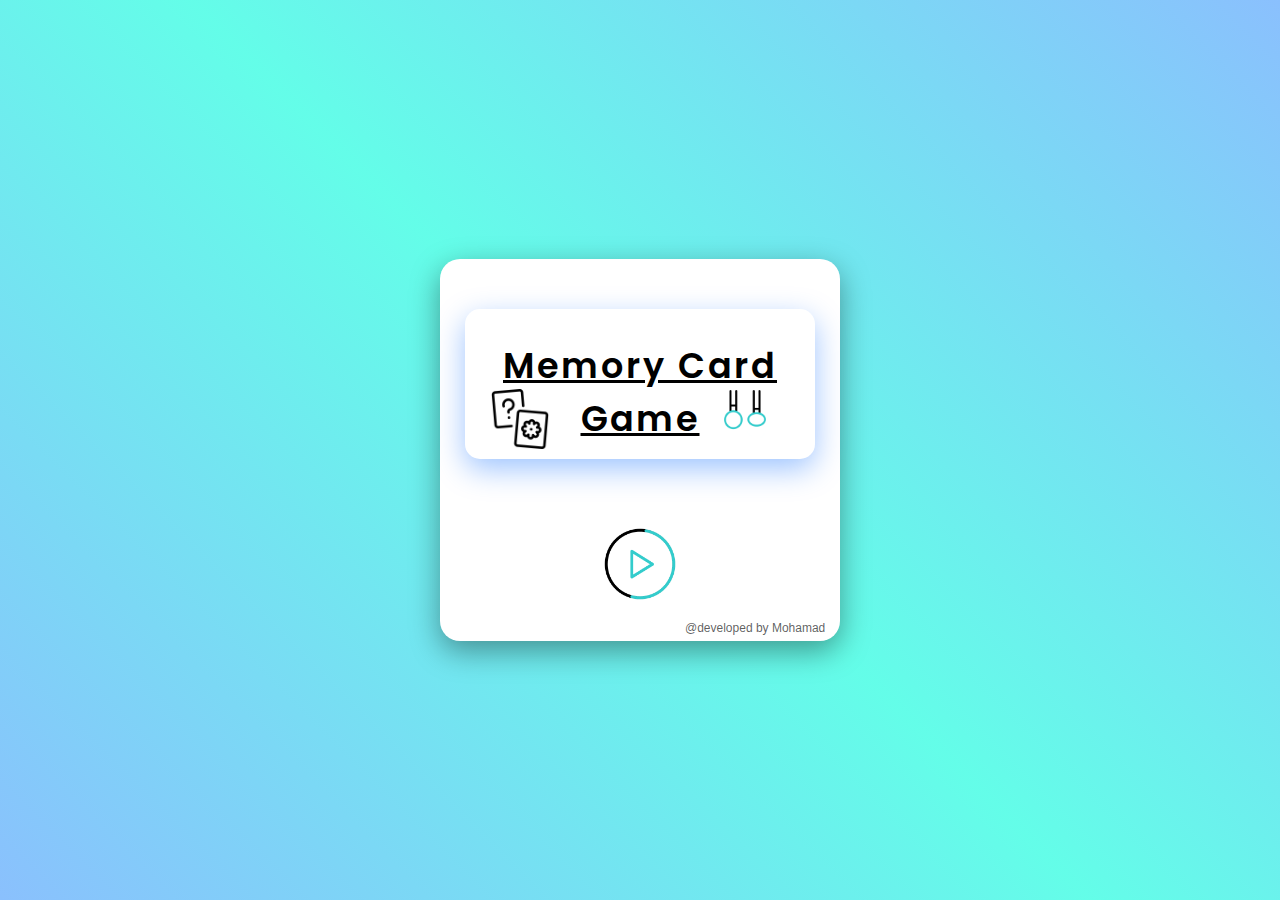
<file: index.html>
<!DOCTYPE html>
<html lang="en" dir="ltr">
  <head>
    <link rel="shortcut icon" href="images/rubik.png">
    <meta charset="utf-8">  
    <title>Welcome</title>
    <link rel="stylesheet" href="style/style.css">
    <meta name="viewport" content="width=device-width, initial-scale=1.0">
  </head>
  <body>
    <div class="wrapper">
      <p class="pdev">@developed by Mohamad</p>
      <div class="icon"><img class="iconimg1" src="images/mcg.png" alt=""><img class="iconimg2" src="images/rings.gif" alt=""><p class="picon">Memory Card Game</p></div>
      <div><a href="level1-1.html"><img class="start" src="images/play.gif" alt=""></a></div>
   
    </div>
  </body>
</html>
</file>
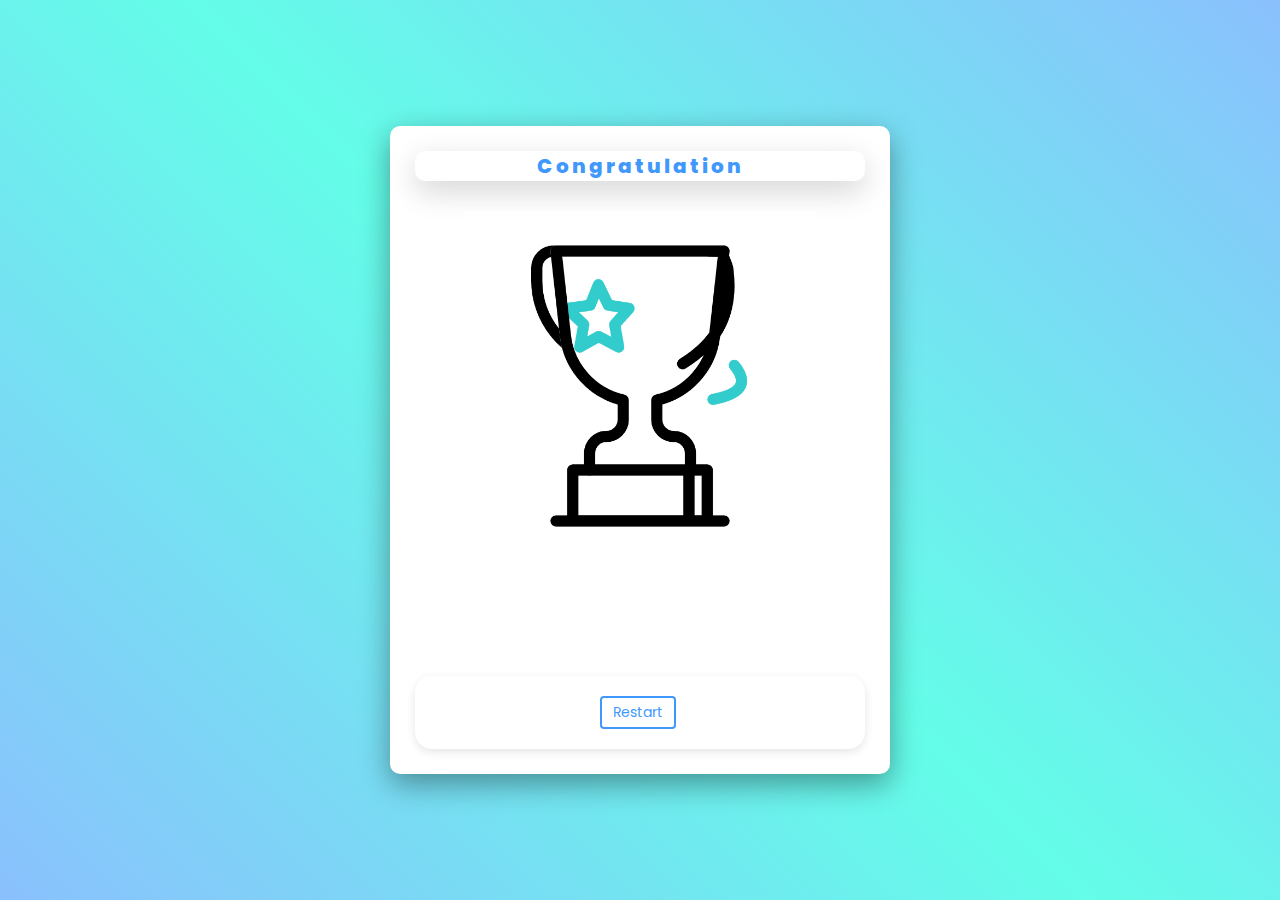
<file: finish.html>
<!DOCTYPE html>
<html lang="en" dir="ltr">
  <head>
    <link rel="shortcut icon" href="images/rubik.png">
    <meta charset="utf-8">  
    <title>Memory Card Game</title>
    <link rel="stylesheet" href="style/finish.css">
    <meta name="viewport" content="width=device-width, initial-scale=1.0">
  </head>
  <body>
    <div class="wrapper">
      <div class="level"><p>Congratulation</p></div>
      <div><img class="finishimg" src="images/award.gif" alt=""></div>
      <ul class="cards">
        <li class="card">
          <div class="view front-view">
            <img src="images/que_icon.gif" alt="icon">
          </div>
          <div class="view back-view">
            <img src="images/img-1.png" alt="card-img">
          </div>
        </li>
      </ul>

    <div class="details">
          <a href="level1-1.html"><button class="resetb">Restart</button></a>
    </div>
   
    </div>
    
  </body>
</html>
</file>
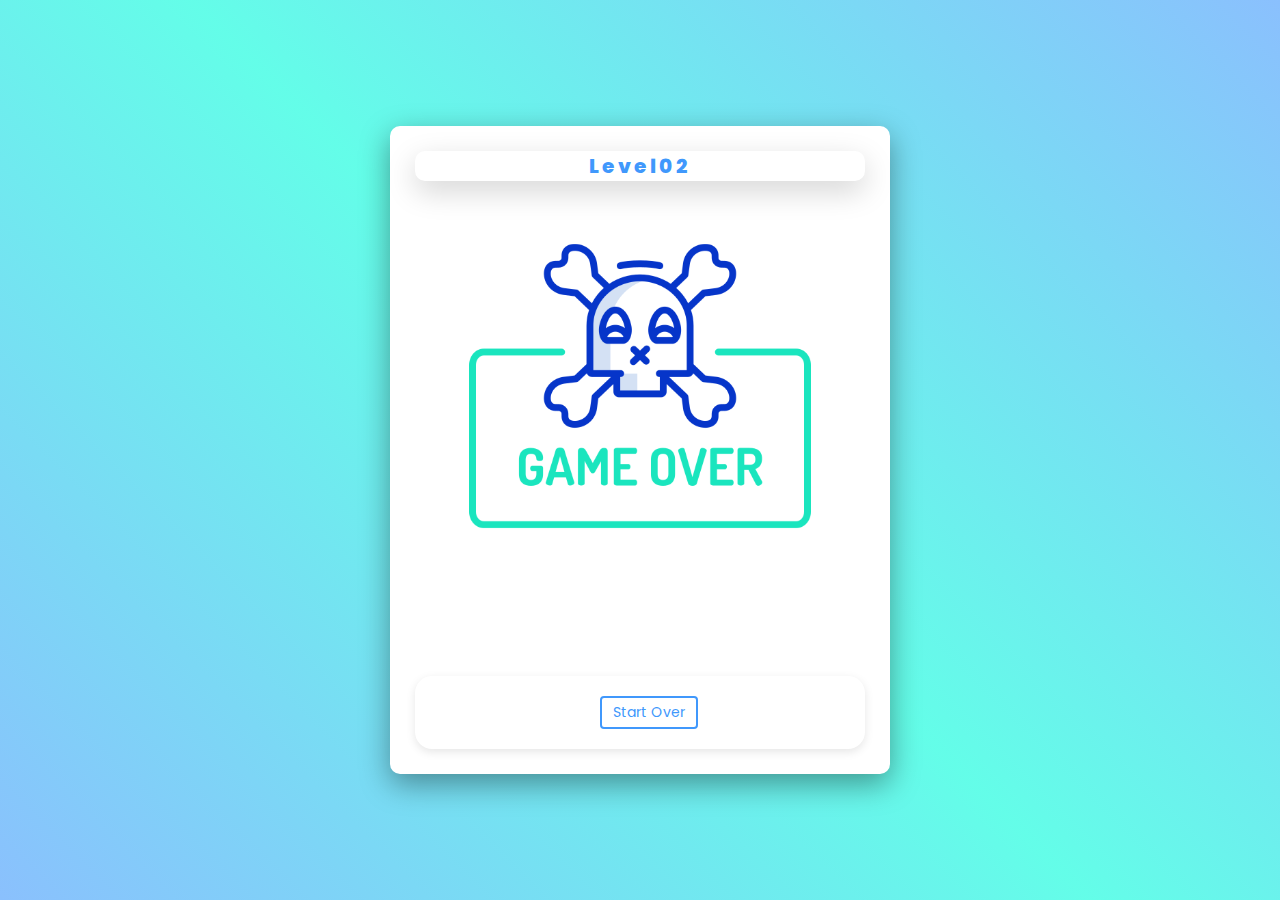
<file: gameover2.html>
<!DOCTYPE html>
<html lang="en" dir="ltr">
  <head>
    <link rel="shortcut icon" href="images/rubik.png">
    <meta charset="utf-8">  
    <title>Memory Card Game</title>
    <link rel="stylesheet" href="style/gameover.css">
    <meta name="viewport" content="width=device-width, initial-scale=1.0">
  </head>
  <body>
    <div class="wrapper">
      <div class="level"><p>Level02</p></div>
      <div><img class="finishimg" src="images/game-over.png" alt=""></div>
      <ul class="cards" style="opacity: 0;">
        <li class="card">
          <div class="view front-view">
            <img src="images/que_icon.gif" alt="icon">
          </div>
          <div class="view back-view">
            <img src="images/img-1.png" alt="card-img">
          </div>
        </li>
        <li class="card">
          <div class="view front-view">
            <img src="images/que_icon.gif" alt="icon">
          </div>
          <div class="view back-view">
            <img src="images/img-2.png" alt="card-img">
          </div>
        </li>
        <li class="card">
          <div class="view front-view">
            <img src="images/que_icon.gif" alt="icon">
          </div>
          <div class="view back-view">
            <img src="images/img-3.png" alt="card-img">
          </div>
        </li>
        <li class="card">
          <div class="view front-view">
            <img src="images/que_icon.gif" alt="icon">
          </div>
          <div class="view back-view">
            <img src="images/img-4.png" alt="card-img">
          </div>
        </li>
        <li class="card">
          <div class="view front-view">
            <img src="images/que_icon.gif" alt="icon">
          </div>
          <div class="view back-view">
            <img src="images/img-5.png" alt="card-img">
          </div>
        </li>
        <li class="card">
          <div class="view front-view">
            <img src="images/que_icon.gif" alt="icon">
          </div>
          <div class="view back-view">
            <img src="images/img-6.png" alt="card-img">
          </div>
        </li>
        <li class="card">
          <div class="view front-view">
            <img src="images/que_icon.gif" alt="icon">
          </div>
          <div class="view back-view">
            <img src="images/img-5.png" alt="card-img">
          </div>
        </li>
        <li class="card">
          <div class="view front-view">
            <img src="images/que_icon.gif" alt="icon">
          </div>
          <div class="view back-view">
            <img src="images/img-6.png" alt="card-img">
          </div>
        </li>
        <li class="card">
          <div class="view front-view">
            <img src="images/que_icon.gif" alt="icon">
          </div>
          <div class="view back-view">
            <img src="images/img-1.png" alt="card-img">
          </div>
        </li>
        <li class="card">
          <div class="view front-view">
            <img src="images/que_icon.gif" alt="icon">
          </div>
          <div class="view back-view">
            <img src="images/img-2.png" alt="card-img">
          </div>
        </li>
        <li class="card">
          <div class="view front-view">
            <img src="images/que_icon.gif" alt="icon">
          </div>
          <div class="view back-view">
            <img src="images/img-3.png" alt="card-img">
          </div>
        </li>
        <li class="card">
          <div class="view front-view">
            <img src="images/que_icon.gif" alt="icon">
          </div>
          <div class="view back-view">
            <img src="images/img-4.png" alt="card-img">
          </div>
        </li>
      </ul>
    <div class="details">
      <div class="restartov">
          <a href="index.html" ><button class="resetb">Start Over</button></a>
      </div>
    </div>
   
    </div>
    
  </body>
</html>
</file>
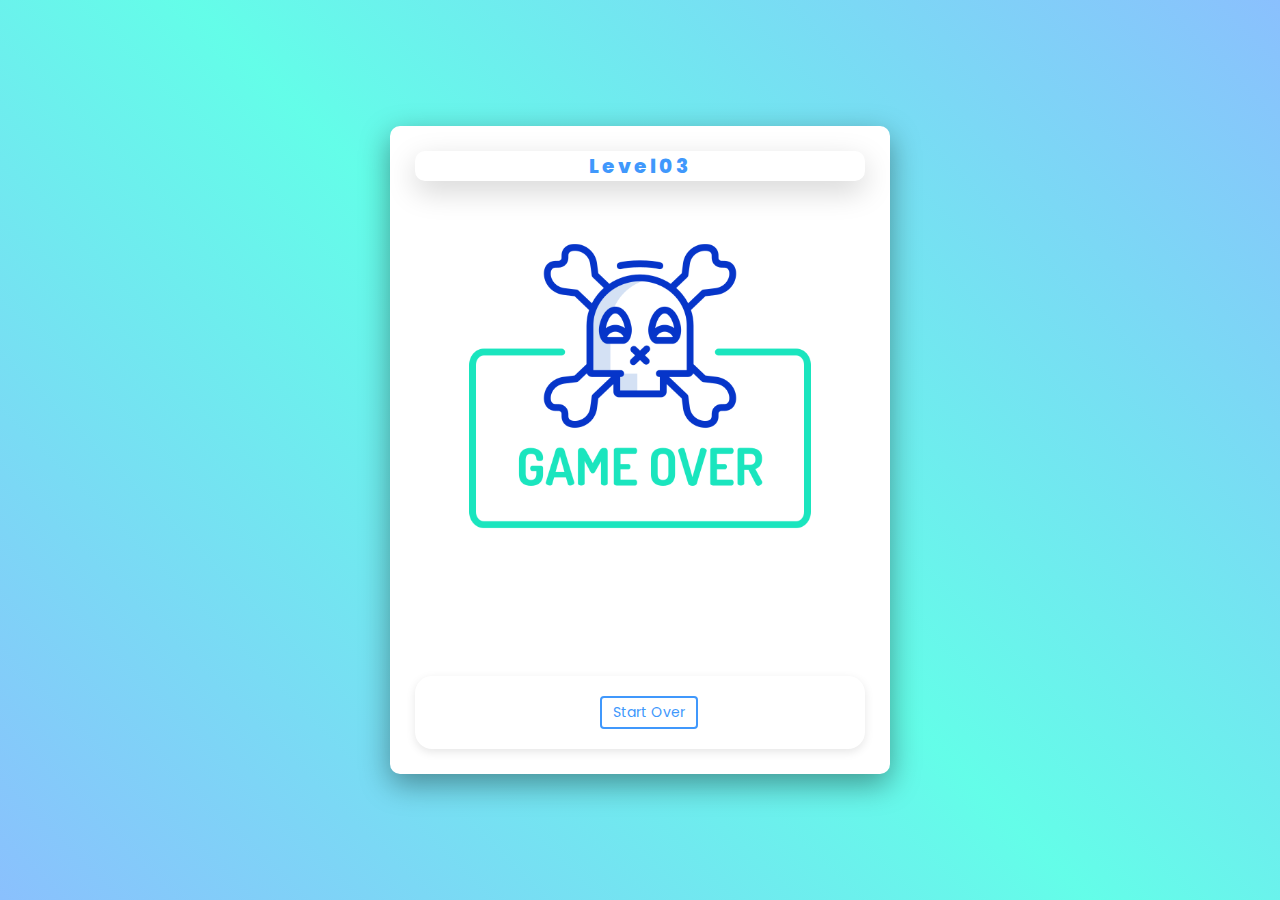
<file: gameover3.html>
<!DOCTYPE html>
<html lang="en" dir="ltr">
  <head>
    <link rel="shortcut icon" href="images/rubik.png">
    <meta charset="utf-8">  
    <title>Memory Card Game</title>
    <link rel="stylesheet" href="style/gameover.css">
    <meta name="viewport" content="width=device-width, initial-scale=1.0">
  </head>
  <body>
    <div class="wrapper">
      <div class="level"><p>Level03</p></div>
      <div><img class="finishimg" src="images/game-over.png" alt=""></div>
      <ul class="cards" style="opacity: 0;">
        <li class="card">
          <div class="view front-view">
            <img src="images/que_icon.gif" alt="icon">
          </div>
          <div class="view back-view">
            <img src="images/img-1.png" alt="card-img">
          </div>
        </li>
        <li class="card">
          <div class="view front-view">
            <img src="images/que_icon.gif" alt="icon">
          </div>
          <div class="view back-view">
            <img src="images/img-2.png" alt="card-img">
          </div>
        </li>
        <li class="card">
          <div class="view front-view">
            <img src="images/que_icon.gif" alt="icon">
          </div>
          <div class="view back-view">
            <img src="images/img-3.png" alt="card-img">
          </div>
        </li>
        <li class="card">
          <div class="view front-view">
            <img src="images/que_icon.gif" alt="icon">
          </div>
          <div class="view back-view">
            <img src="images/img-4.png" alt="card-img">
          </div>
        </li>
        <li class="card">
          <div class="view front-view">
            <img src="images/que_icon.gif" alt="icon">
          </div>
          <div class="view back-view">
            <img src="images/img-5.png" alt="card-img">
          </div>
        </li>
        <li class="card">
          <div class="view front-view">
            <img src="images/que_icon.gif" alt="icon">
          </div>
          <div class="view back-view">
            <img src="images/img-6.png" alt="card-img">
          </div>
        </li>
        <li class="card">
          <div class="view front-view">
            <img src="images/que_icon.gif" alt="icon">
          </div>
          <div class="view back-view">
            <img src="images/img-5.png" alt="card-img">
          </div>
        </li>
        <li class="card">
          <div class="view front-view">
            <img src="images/que_icon.gif" alt="icon">
          </div>
          <div class="view back-view">
            <img src="images/img-6.png" alt="card-img">
          </div>
        </li>
        <li class="card">
          <div class="view front-view">
            <img src="images/que_icon.gif" alt="icon">
          </div>
          <div class="view back-view">
            <img src="images/img-1.png" alt="card-img">
          </div>
        </li>
        <li class="card">
          <div class="view front-view">
            <img src="images/que_icon.gif" alt="icon">
          </div>
          <div class="view back-view">
            <img src="images/img-2.png" alt="card-img">
          </div>
        </li>
        <li class="card">
          <div class="view front-view">
            <img src="images/que_icon.gif" alt="icon">
          </div>
          <div class="view back-view">
            <img src="images/img-3.png" alt="card-img">
          </div>
        </li>
        <li class="card">
          <div class="view front-view">
            <img src="images/que_icon.gif" alt="icon">
          </div>
          <div class="view back-view">
            <img src="images/img-4.png" alt="card-img">
          </div>
        </li>
      </ul>
    <div class="details">
      <div class="restartov">
          <a href="index.html" ><button class="resetb">Start Over</button></a>
      </div>
    </div>
   
    </div>
    
  </body>
</html>
</file>
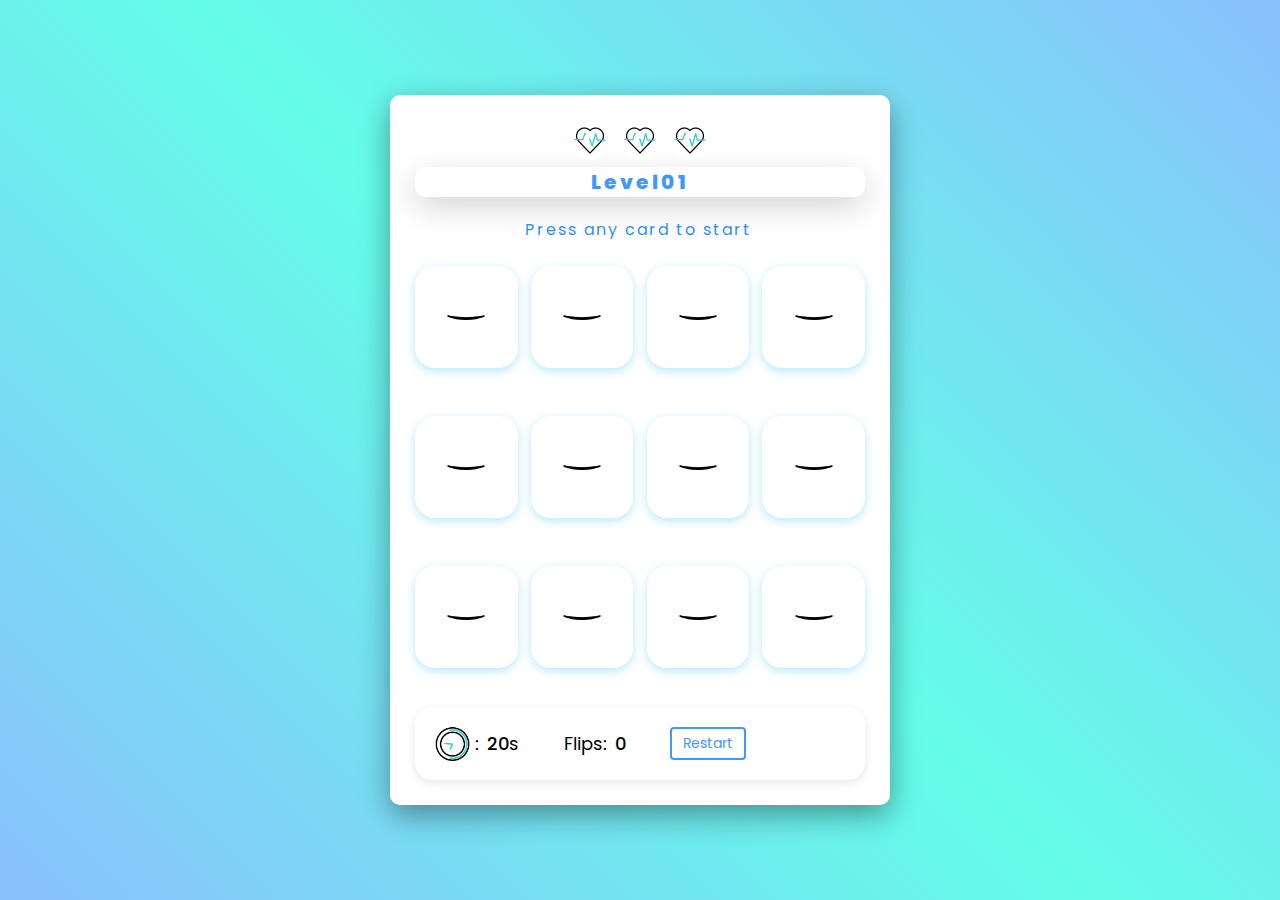
<file: level1-1.html>
<!DOCTYPE html>
<html lang="en" dir="ltr">
  <head>
    <link rel="shortcut icon" href="images/rubik.png">
    <meta charset="utf-8">  
    <title>Memory Card Game</title>
    <link rel="stylesheet" href="style/level1.css">
    <meta name="viewport" content="width=device-width, initial-scale=1.0">
  </head>
  <body>
    <div class="wrapper">
      <div class="heart"><img class="heart1" src="images/heartbeat.gif" alt=""><img class="heart1" src="images/heartbeat.gif" alt=""><img class="heart1" src="images/heartbeat.gif" alt=""></div>
      <div class="level"><p>Level01</p></div>
      <div class="infotxt">Press any card to start</div>
      <div><img class="finishimg" src="images/verified.gif" alt=""></div>
      <div class="blank2"></div>
      <ul class="cards">
        <li class="card">
          <div class="view front-view">
            <img src="images/que_icon.gif" alt="icon">
          </div>
          <div class="view back-view">
            <img src="images/img-1.png" alt="card-img">
          </div>
        </li>
        <li class="card">
          <div class="view front-view">
            <img src="images/que_icon.gif" alt="icon">
          </div>
          <div class="view back-view">
            <img src="images/img-2.png" alt="card-img">
          </div>
        </li>
        <li class="card">
          <div class="view front-view">
            <img src="images/que_icon.gif" alt="icon">
          </div>
          <div class="view back-view">
            <img src="images/img-3.png" alt="card-img">
          </div>
        </li>
        <li class="card">
          <div class="view front-view">
            <img src="images/que_icon.gif" alt="icon">
          </div>
          <div class="view back-view">
            <img src="images/img-4.png" alt="card-img">
          </div>
        </li>
        <li class="card">
          <div class="view front-view">
            <img src="images/que_icon.gif" alt="icon">
          </div>
          <div class="view back-view">
            <img src="images/img-5.png" alt="card-img">
          </div>
        </li>
        <li class="card">
          <div class="view front-view">
            <img src="images/que_icon.gif" alt="icon">
          </div>
          <div class="view back-view">
            <img src="images/img-6.png" alt="card-img">
          </div>
        </li>
        <li class="card">
          <div class="view front-view">
            <img src="images/que_icon.gif" alt="icon">
          </div>
          <div class="view back-view">
            <img src="images/img-5.png" alt="card-img">
          </div>
        </li>
        <li class="card">
          <div class="view front-view">
            <img src="images/que_icon.gif" alt="icon">
          </div>
          <div class="view back-view">
            <img src="images/img-6.png" alt="card-img">
          </div>
        </li>
        <li class="card">
          <div class="view front-view">
            <img src="images/que_icon.gif" alt="icon">
          </div>
          <div class="view back-view">
            <img src="images/img-1.png" alt="card-img">
          </div>
        </li>
        <li class="card">
          <div class="view front-view">
            <img src="images/que_icon.gif" alt="icon">
          </div>
          <div class="view back-view">
            <img src="images/img-2.png" alt="card-img">
          </div>
        </li>
        <li class="card">
          <div class="view front-view">
            <img src="images/que_icon.gif" alt="icon">
          </div>
          <div class="view back-view">
            <img src="images/img-3.png" alt="card-img">
          </div>
        </li>
        <li class="card">
          <div class="view front-view">
            <img src="images/que_icon.gif" alt="icon">
          </div>
          <div class="view back-view">
            <img src="images/img-4.png" alt="card-img">
          </div>
        </li>
      </ul>

    <div class="details">
          <p class="time"><img class="clock2" src="images/clock.gif" width="45px" alt=""> :<span><b>20</b>s</span></p>
          <p class="flips">Flips: <span><b>0</b></span></p>
          <a href="level1-2.html"><button class="resetb">Restart</button></a>
          <a href="level2-1.html"><button class="nextb"><img src="images/next.gif" width="55px" alt=""></button></a>
          <div class="blank"></div>
    </div>
   
    </div>

    <script src="script/level1.js"></script>
    
  </body>
</html>
</file>
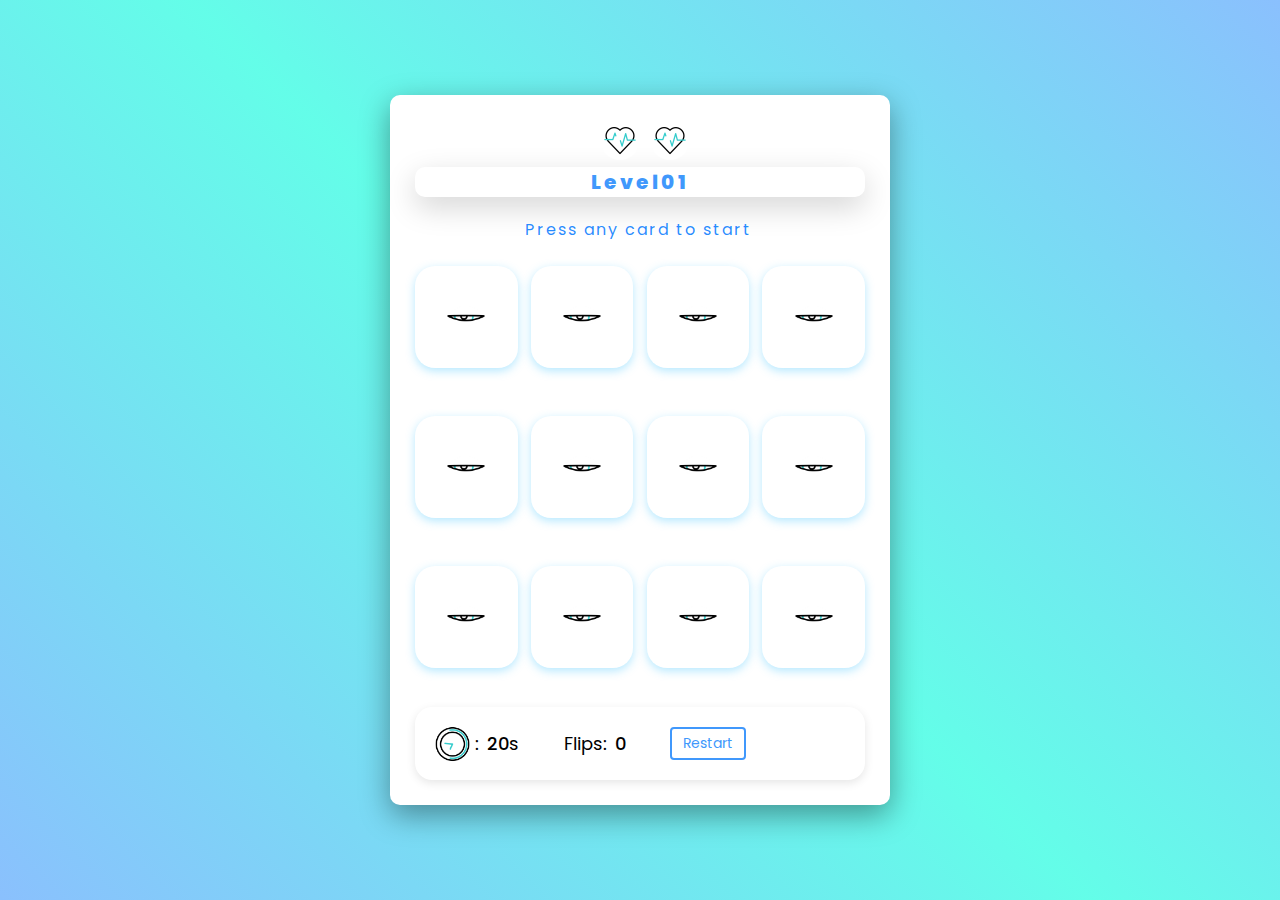
<file: level1-2.html>
<!DOCTYPE html>
<html lang="en" dir="ltr">
  <head>
    <link rel="shortcut icon" href="images/rubik.png">
    <meta charset="utf-8">  
    <title>Memory Card Game</title>
    <link rel="stylesheet" href="style/level1.css">
    <meta name="viewport" content="width=device-width, initial-scale=1.0">
  </head>
  <body>
    <div class="wrapper">
      <div class="heart2"><img class="heart1" src="images/heartbeat.gif" alt=""><img class="heart1" src="images/heartbeat.gif" alt=""></div>
      <div class="level"><p>Level01</p></div>
      <div class="infotxt">Press any card to start</div>
      <div><img class="finishimg" src="images/verified.gif" alt=""></div>
      <div class="blank2"></div>
      <ul class="cards">
        <li class="card">
          <div class="view front-view">
            <img src="images/que_icon.gif" alt="icon">
          </div>
          <div class="view back-view">
            <img src="images/img-1.png" alt="card-img">
          </div>
        </li>
        <li class="card">
          <div class="view front-view">
            <img src="images/que_icon.gif" alt="icon">
          </div>
          <div class="view back-view">
            <img src="images/img-2.png" alt="card-img">
          </div>
        </li>
        <li class="card">
          <div class="view front-view">
            <img src="images/que_icon.gif" alt="icon">
          </div>
          <div class="view back-view">
            <img src="images/img-3.png" alt="card-img">
          </div>
        </li>
        <li class="card">
          <div class="view front-view">
            <img src="images/que_icon.gif" alt="icon">
          </div>
          <div class="view back-view">
            <img src="images/img-4.png" alt="card-img">
          </div>
        </li>
        <li class="card">
          <div class="view front-view">
            <img src="images/que_icon.gif" alt="icon">
          </div>
          <div class="view back-view">
            <img src="images/img-5.png" alt="card-img">
          </div>
        </li>
        <li class="card">
          <div class="view front-view">
            <img src="images/que_icon.gif" alt="icon">
          </div>
          <div class="view back-view">
            <img src="images/img-6.png" alt="card-img">
          </div>
        </li>
        <li class="card">
          <div class="view front-view">
            <img src="images/que_icon.gif" alt="icon">
          </div>
          <div class="view back-view">
            <img src="images/img-5.png" alt="card-img">
          </div>
        </li>
        <li class="card">
          <div class="view front-view">
            <img src="images/que_icon.gif" alt="icon">
          </div>
          <div class="view back-view">
            <img src="images/img-6.png" alt="card-img">
          </div>
        </li>
        <li class="card">
          <div class="view front-view">
            <img src="images/que_icon.gif" alt="icon">
          </div>
          <div class="view back-view">
            <img src="images/img-1.png" alt="card-img">
          </div>
        </li>
        <li class="card">
          <div class="view front-view">
            <img src="images/que_icon.gif" alt="icon">
          </div>
          <div class="view back-view">
            <img src="images/img-2.png" alt="card-img">
          </div>
        </li>
        <li class="card">
          <div class="view front-view">
            <img src="images/que_icon.gif" alt="icon">
          </div>
          <div class="view back-view">
            <img src="images/img-3.png" alt="card-img">
          </div>
        </li>
        <li class="card">
          <div class="view front-view">
            <img src="images/que_icon.gif" alt="icon">
          </div>
          <div class="view back-view">
            <img src="images/img-4.png" alt="card-img">
          </div>
        </li>
      </ul>

    <div class="details">
          <p class="time"><img class="clock2" src="images/clock.gif" width="45px" alt=""> :<span><b>20</b>s</span></p>
          <p class="flips">Flips: <span><b>0</b></span></p>
          <a href="level1-3.html"><button class="resetb">Restart</button></a>
          <a href="level2-1.html"><button class="nextb"><img src="images/next.gif" width="55px" alt=""></button></a>
          <div class="blank"></div>
    </div>
   
    </div>

    <script src="script/level1.js"></script>
    
  </body>
</html>
</file>
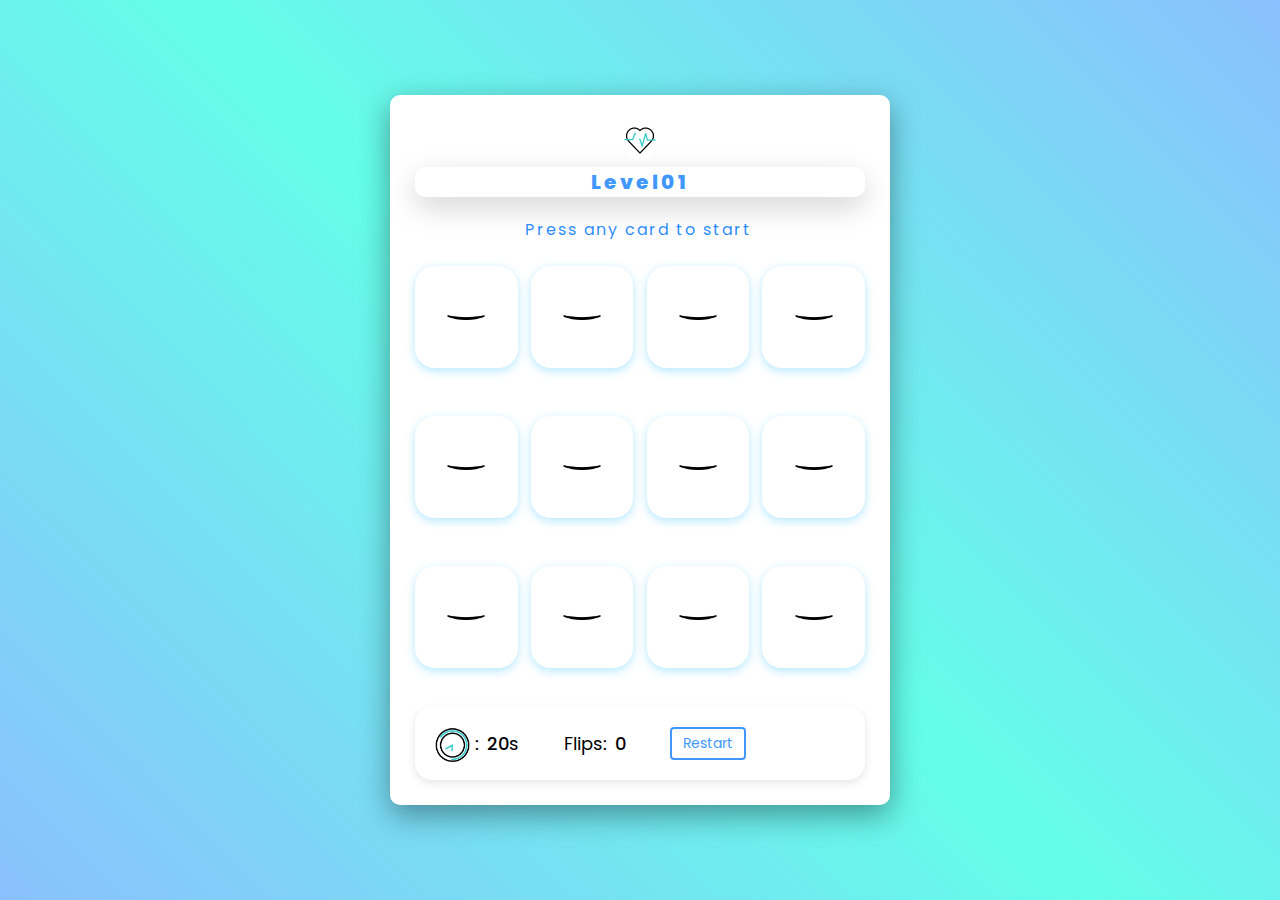
<file: level1-3.html>
<!DOCTYPE html>
<html lang="en" dir="ltr">
  <head>
    <link rel="shortcut icon" href="images/rubik.png">
    <meta charset="utf-8">  
    <title>Memory Card Game</title>
    <link rel="stylesheet" href="style/level1.css">
    <meta name="viewport" content="width=device-width, initial-scale=1.0">
  </head>
  <body>
    <div class="wrapper">
      <div class="heart3"><img class="heart1" src="images/heartbeat.gif" alt=""></div>
      <div class="level"><p>Level01</p></div>
      <div class="infotxt">Press any card to start</div>
      <div><img class="finishimg" src="images/verified.gif" alt=""></div>
      <div class="blank2"></div>
      <ul class="cards">
        <li class="card">
          <div class="view front-view">
            <img src="images/que_icon.gif" alt="icon">
          </div>
          <div class="view back-view">
            <img src="images/img-1.png" alt="card-img">
          </div>
        </li>
        <li class="card">
          <div class="view front-view">
            <img src="images/que_icon.gif" alt="icon">
          </div>
          <div class="view back-view">
            <img src="images/img-2.png" alt="card-img">
          </div>
        </li>
        <li class="card">
          <div class="view front-view">
            <img src="images/que_icon.gif" alt="icon">
          </div>
          <div class="view back-view">
            <img src="images/img-3.png" alt="card-img">
          </div>
        </li>
        <li class="card">
          <div class="view front-view">
            <img src="images/que_icon.gif" alt="icon">
          </div>
          <div class="view back-view">
            <img src="images/img-4.png" alt="card-img">
          </div>
        </li>
        <li class="card">
          <div class="view front-view">
            <img src="images/que_icon.gif" alt="icon">
          </div>
          <div class="view back-view">
            <img src="images/img-5.png" alt="card-img">
          </div>
        </li>
        <li class="card">
          <div class="view front-view">
            <img src="images/que_icon.gif" alt="icon">
          </div>
          <div class="view back-view">
            <img src="images/img-6.png" alt="card-img">
          </div>
        </li>
        <li class="card">
          <div class="view front-view">
            <img src="images/que_icon.gif" alt="icon">
          </div>
          <div class="view back-view">
            <img src="images/img-5.png" alt="card-img">
          </div>
        </li>
        <li class="card">
          <div class="view front-view">
            <img src="images/que_icon.gif" alt="icon">
          </div>
          <div class="view back-view">
            <img src="images/img-6.png" alt="card-img">
          </div>
        </li>
        <li class="card">
          <div class="view front-view">
            <img src="images/que_icon.gif" alt="icon">
          </div>
          <div class="view back-view">
            <img src="images/img-1.png" alt="card-img">
          </div>
        </li>
        <li class="card">
          <div class="view front-view">
            <img src="images/que_icon.gif" alt="icon">
          </div>
          <div class="view back-view">
            <img src="images/img-2.png" alt="card-img">
          </div>
        </li>
        <li class="card">
          <div class="view front-view">
            <img src="images/que_icon.gif" alt="icon">
          </div>
          <div class="view back-view">
            <img src="images/img-3.png" alt="card-img">
          </div>
        </li>
        <li class="card">
          <div class="view front-view">
            <img src="images/que_icon.gif" alt="icon">
          </div>
          <div class="view back-view">
            <img src="images/img-4.png" alt="card-img">
          </div>
        </li>
      </ul>

    <div class="details">
          <p class="time"><img class="clock2" src="images/clock.gif" width="45px" alt=""> :<span><b>20</b>s</span></p>
          <p class="flips">Flips: <span><b>0</b></span></p>
          <a href="gameover1.html"><button class="resetb">Restart</button></a>
          <a href="level2-1.html"><button class="nextb"><img src="images/next.gif" width="55px" alt=""></button></a>
          <div class="blank"></div>
    </div>
   
    </div>

    <script src="script/level1.js"></script>
    
  </body>
</html>
</file>
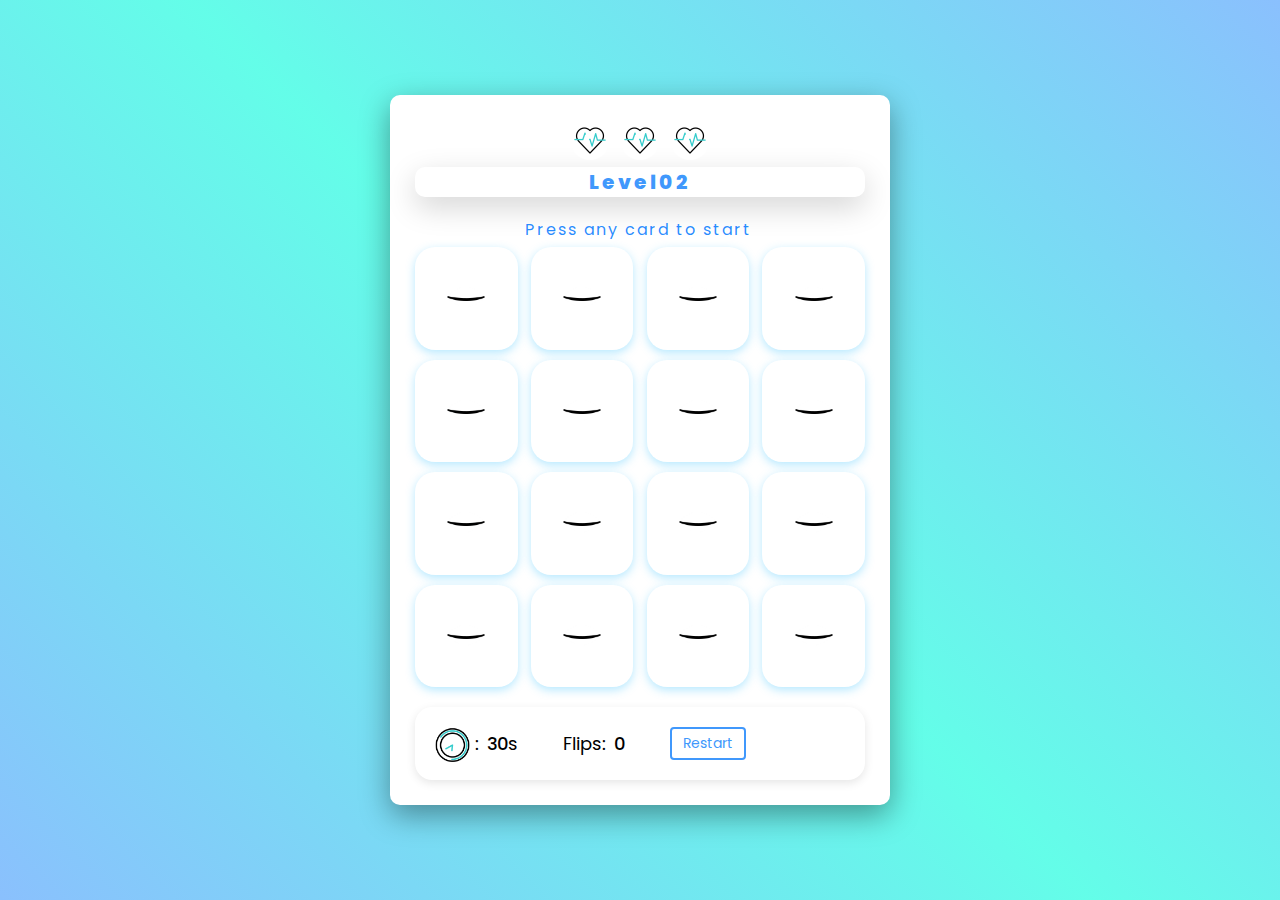
<file: level2-1.html>
<!DOCTYPE html>
<html lang="en" dir="ltr">
  <head>
    <link rel="shortcut icon" href="images/rubik.png">
    <meta charset="utf-8">  
    <title>Memory Card Game</title>
    <link rel="stylesheet" href="style/level2.css">
    <meta name="viewport" content="width=device-width, initial-scale=1.0">
  </head>
  <body>
    <div class="wrapper">
      <div class="heart"><img class="heart1" src="images/heartbeat.gif" alt=""><img class="heart1" src="images/heartbeat.gif" alt=""><img class="heart1" src="images/heartbeat.gif" alt=""></div>
      <div class="level"><p>Level02</p></div>
      <div class="infotxt">Press any card to start</div>
      <div><img class="finishimg" src="images/verified.gif" alt=""></div>
      <div class="blank2"></div>
      <ul class="cards">
        <li class="card">
          <div class="view front-view">
            <img src="images/que_icon.gif" alt="icon">
          </div>
          <div class="view back-view">
            <img src="images/img-1.png" alt="card-img">
          </div>
        </li>
        <li class="card">
          <div class="view front-view">
            <img src="images/que_icon.gif" alt="icon">
          </div>
          <div class="view back-view">
            <img src="images/img-2.png" alt="card-img">
          </div>
        </li>
        <li class="card">
          <div class="view front-view">
            <img src="images/que_icon.gif" alt="icon">
          </div>
          <div class="view back-view">
            <img src="images/img-3.png" alt="card-img">
          </div>
        </li>
        <li class="card">
          <div class="view front-view">
            <img src="images/que_icon.gif" alt="icon">
          </div>
          <div class="view back-view">
            <img src="images/img-4.png" alt="card-img">
          </div>
        </li>
        <li class="card">
          <div class="view front-view">
            <img src="images/que_icon.gif" alt="icon">
          </div>
          <div class="view back-view">
            <img src="images/img-5.png" alt="card-img">
          </div>
        </li>
        <li class="card">
          <div class="view front-view">
            <img src="images/que_icon.gif" alt="icon">
          </div>
          <div class="view back-view">
            <img src="images/img-6.png" alt="card-img">
          </div>
        </li>
        <li class="card">
          <div class="view front-view">
            <img src="images/que_icon.gif" alt="icon">
          </div>
          <div class="view back-view">
            <img src="images/img-5.png" alt="card-img">
          </div>
        </li>
        <li class="card">
          <div class="view front-view">
            <img src="images/que_icon.gif" alt="icon">
          </div>
          <div class="view back-view">
            <img src="images/img-6.png" alt="card-img">
          </div>
        </li>
        <li class="card">
          <div class="view front-view">
            <img src="images/que_icon.gif" alt="icon">
          </div>
          <div class="view back-view">
            <img src="images/img-1.png" alt="card-img">
          </div>
        </li>
        <li class="card">
          <div class="view front-view">
            <img src="images/que_icon.gif" alt="icon">
          </div>
          <div class="view back-view">
            <img src="images/img-2.png" alt="card-img">
          </div>
        </li>
        <li class="card">
          <div class="view front-view">
            <img src="images/que_icon.gif" alt="icon">
          </div>
          <div class="view back-view">
            <img src="images/img-3.png" alt="card-img">
          </div>
        </li>
        <li class="card">
          <div class="view front-view">
            <img src="images/que_icon.gif" alt="icon">
          </div>
          <div class="view back-view">
            <img src="images/img-4.png" alt="card-img">
          </div>
        </li>
        <li class="card">
          <div class="view front-view">
            <img src="images/que_icon.gif" alt="icon">
          </div>
          <div class="view back-view">
            <img src="images/img-7.png" alt="card-img">
          </div>
        </li>
        <li class="card">
          <div class="view front-view">
            <img src="images/que_icon.gif" alt="icon">
          </div>
          <div class="view back-view">
            <img src="images/img-7.png" alt="card-img">
          </div>
        </li>
        <li class="card">
          <div class="view front-view">
            <img src="images/que_icon.gif" alt="icon">
          </div>
          <div class="view back-view">
            <img src="images/img-8.png" alt="card-img">
          </div>
        </li>
        <li class="card">
          <div class="view front-view">
            <img src="images/que_icon.gif" alt="icon">
          </div>
          <div class="view back-view">
            <img src="images/img-8.png" alt="card-img">
          </div>
        </li>
      </ul>

    <div class="details">
          <p class="time"><img class="clock2" src="images/clock.gif" width="45px" alt=""> :<span><b>20</b>s</span></p>
          <p class="flips">Flips: <span><b>0</b></span></p>
          <a href="level2-2.html"><button class="resetb">Restart</button></a>
          <a href="level3-1.html"><button class="nextb"><img src="images/next.gif" width="55px" alt=""></button></a>
          <div class="blank"></div>
    </div>
   
    </div>

    <script src="script/level2.js"></script>
    
  </body>
</html>
</file>
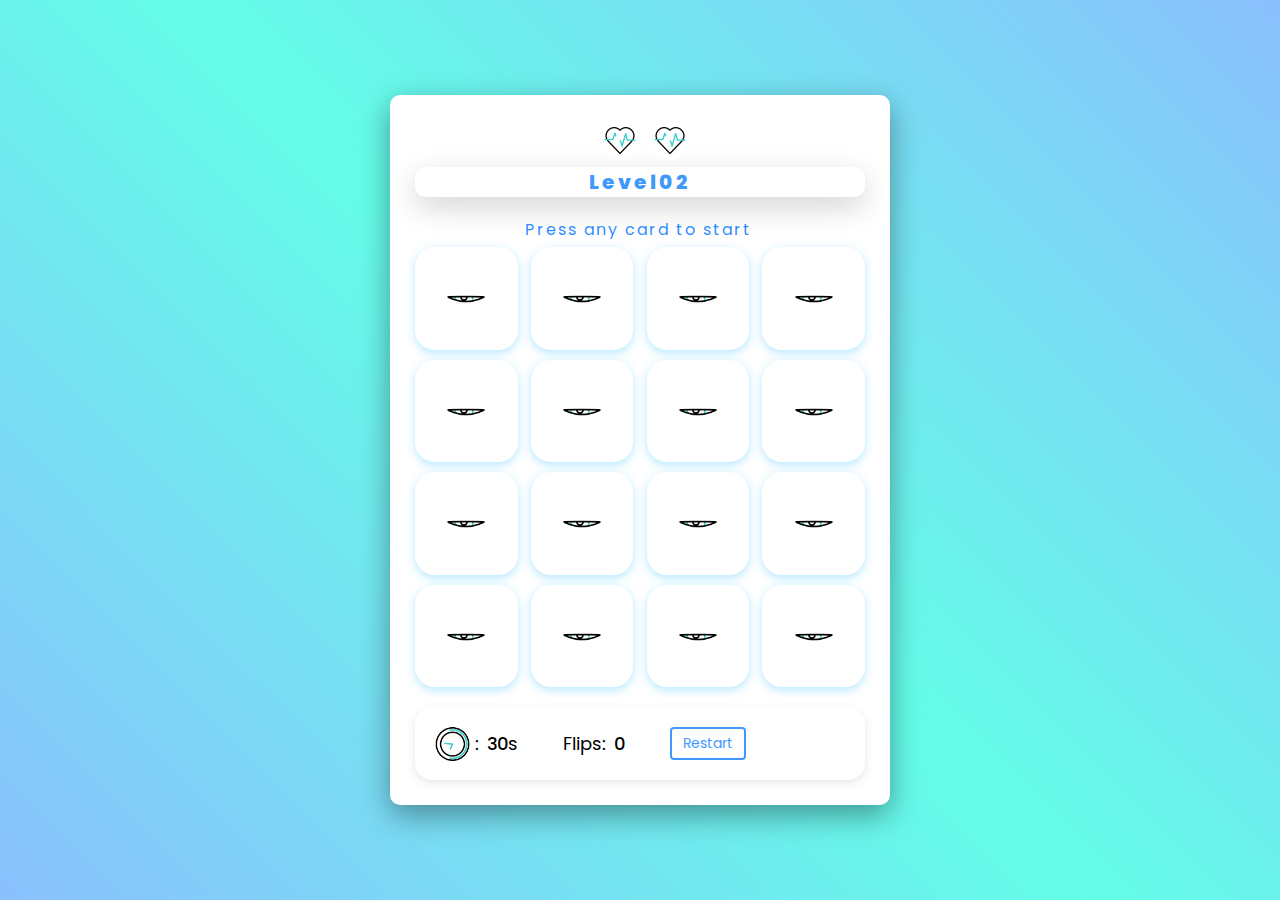
<file: level2-2.html>
<!DOCTYPE html>
<html lang="en" dir="ltr">
  <head>
    <link rel="shortcut icon" href="images/rubik.png">
    <meta charset="utf-8">  
    <title>Memory Card Game</title>
    <link rel="stylesheet" href="style/level2.css">
    <meta name="viewport" content="width=device-width, initial-scale=1.0">
  </head>
  <body>
    <div class="wrapper">
      <div class="heart2"><img class="heart1" src="images/heartbeat.gif" alt=""><img class="heart1" src="images/heartbeat.gif" alt=""></div>
      <div class="level"><p>Level02</p></div>
      <div class="infotxt">Press any card to start</div>
      <div><img class="finishimg" src="images/verified.gif" alt=""></div>
      <div class="blank2"></div>
      <ul class="cards">
        <li class="card">
          <div class="view front-view">
            <img src="images/que_icon.gif" alt="icon">
          </div>
          <div class="view back-view">
            <img src="images/img-1.png" alt="card-img">
          </div>
        </li>
        <li class="card">
          <div class="view front-view">
            <img src="images/que_icon.gif" alt="icon">
          </div>
          <div class="view back-view">
            <img src="images/img-2.png" alt="card-img">
          </div>
        </li>
        <li class="card">
          <div class="view front-view">
            <img src="images/que_icon.gif" alt="icon">
          </div>
          <div class="view back-view">
            <img src="images/img-3.png" alt="card-img">
          </div>
        </li>
        <li class="card">
          <div class="view front-view">
            <img src="images/que_icon.gif" alt="icon">
          </div>
          <div class="view back-view">
            <img src="images/img-4.png" alt="card-img">
          </div>
        </li>
        <li class="card">
          <div class="view front-view">
            <img src="images/que_icon.gif" alt="icon">
          </div>
          <div class="view back-view">
            <img src="images/img-5.png" alt="card-img">
          </div>
        </li>
        <li class="card">
          <div class="view front-view">
            <img src="images/que_icon.gif" alt="icon">
          </div>
          <div class="view back-view">
            <img src="images/img-6.png" alt="card-img">
          </div>
        </li>
        <li class="card">
          <div class="view front-view">
            <img src="images/que_icon.gif" alt="icon">
          </div>
          <div class="view back-view">
            <img src="images/img-5.png" alt="card-img">
          </div>
        </li>
        <li class="card">
          <div class="view front-view">
            <img src="images/que_icon.gif" alt="icon">
          </div>
          <div class="view back-view">
            <img src="images/img-6.png" alt="card-img">
          </div>
        </li>
        <li class="card">
          <div class="view front-view">
            <img src="images/que_icon.gif" alt="icon">
          </div>
          <div class="view back-view">
            <img src="images/img-1.png" alt="card-img">
          </div>
        </li>
        <li class="card">
          <div class="view front-view">
            <img src="images/que_icon.gif" alt="icon">
          </div>
          <div class="view back-view">
            <img src="images/img-2.png" alt="card-img">
          </div>
        </li>
        <li class="card">
          <div class="view front-view">
            <img src="images/que_icon.gif" alt="icon">
          </div>
          <div class="view back-view">
            <img src="images/img-3.png" alt="card-img">
          </div>
        </li>
        <li class="card">
          <div class="view front-view">
            <img src="images/que_icon.gif" alt="icon">
          </div>
          <div class="view back-view">
            <img src="images/img-4.png" alt="card-img">
          </div>
        </li>
        <li class="card">
          <div class="view front-view">
            <img src="images/que_icon.gif" alt="icon">
          </div>
          <div class="view back-view">
            <img src="images/img-7.png" alt="card-img">
          </div>
        </li>
        <li class="card">
          <div class="view front-view">
            <img src="images/que_icon.gif" alt="icon">
          </div>
          <div class="view back-view">
            <img src="images/img-7.png" alt="card-img">
          </div>
        </li>
        <li class="card">
          <div class="view front-view">
            <img src="images/que_icon.gif" alt="icon">
          </div>
          <div class="view back-view">
            <img src="images/img-8.png" alt="card-img">
          </div>
        </li>
        <li class="card">
          <div class="view front-view">
            <img src="images/que_icon.gif" alt="icon">
          </div>
          <div class="view back-view">
            <img src="images/img-8.png" alt="card-img">
          </div>
        </li>
      </ul>

    <div class="details">
          <p class="time"><img class="clock2" src="images/clock.gif" width="45px" alt=""> :<span><b>20</b>s</span></p>
          <p class="flips">Flips: <span><b>0</b></span></p>
          <a href="level2-3.html"><button class="resetb">Restart</button></a>
          <a href="level3-1.html"><button class="nextb"><img src="images/next.gif" width="55px" alt=""></button></a>
          <div class="blank"></div>
    </div>
   
    </div>

    <script src="script/level2.js"></script>
    
  </body>
</html>
</file>
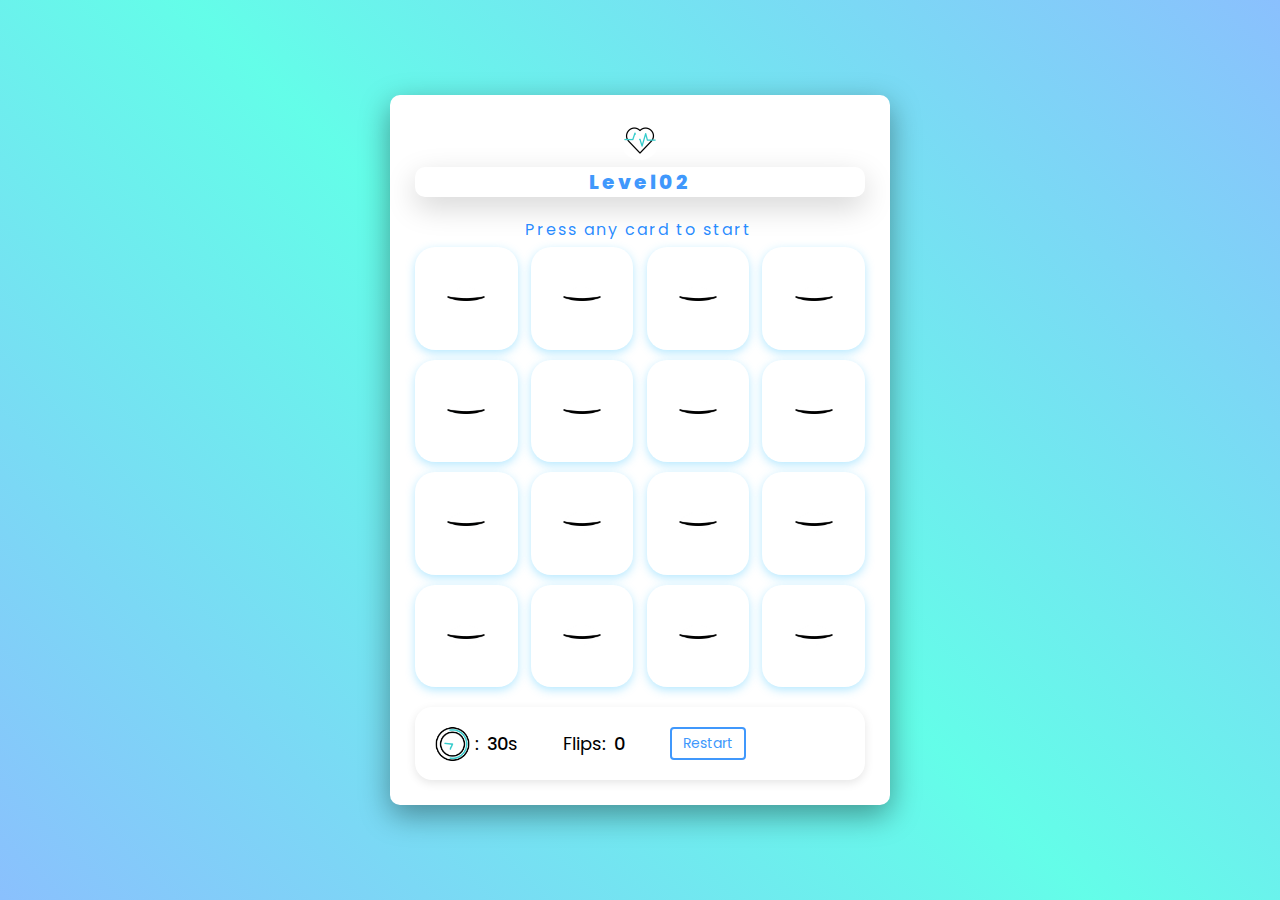
<file: level2-3.html>
<!DOCTYPE html>
<html lang="en" dir="ltr">
  <head>
    <link rel="shortcut icon" href="images/rubik.png">
    <meta charset="utf-8">  
    <title>Memory Card Game</title>
    <link rel="stylesheet" href="style/level2.css">
    <meta name="viewport" content="width=device-width, initial-scale=1.0">
  </head>
  <body>
    <div class="wrapper">
      <div class="heart3"><img class="heart1" src="images/heartbeat.gif" alt=""></div>
      <div class="level"><p>Level02</p></div>
      <div class="infotxt">Press any card to start</div>
      <div><img class="finishimg" src="images/verified.gif" alt=""></div>
      <div class="blank2"></div>
      <ul class="cards">
        <li class="card">
          <div class="view front-view">
            <img src="images/que_icon.gif" alt="icon">
          </div>
          <div class="view back-view">
            <img src="images/img-1.png" alt="card-img">
          </div>
        </li>
        <li class="card">
          <div class="view front-view">
            <img src="images/que_icon.gif" alt="icon">
          </div>
          <div class="view back-view">
            <img src="images/img-2.png" alt="card-img">
          </div>
        </li>
        <li class="card">
          <div class="view front-view">
            <img src="images/que_icon.gif" alt="icon">
          </div>
          <div class="view back-view">
            <img src="images/img-3.png" alt="card-img">
          </div>
        </li>
        <li class="card">
          <div class="view front-view">
            <img src="images/que_icon.gif" alt="icon">
          </div>
          <div class="view back-view">
            <img src="images/img-4.png" alt="card-img">
          </div>
        </li>
        <li class="card">
          <div class="view front-view">
            <img src="images/que_icon.gif" alt="icon">
          </div>
          <div class="view back-view">
            <img src="images/img-5.png" alt="card-img">
          </div>
        </li>
        <li class="card">
          <div class="view front-view">
            <img src="images/que_icon.gif" alt="icon">
          </div>
          <div class="view back-view">
            <img src="images/img-6.png" alt="card-img">
          </div>
        </li>
        <li class="card">
          <div class="view front-view">
            <img src="images/que_icon.gif" alt="icon">
          </div>
          <div class="view back-view">
            <img src="images/img-5.png" alt="card-img">
          </div>
        </li>
        <li class="card">
          <div class="view front-view">
            <img src="images/que_icon.gif" alt="icon">
          </div>
          <div class="view back-view">
            <img src="images/img-6.png" alt="card-img">
          </div>
        </li>
        <li class="card">
          <div class="view front-view">
            <img src="images/que_icon.gif" alt="icon">
          </div>
          <div class="view back-view">
            <img src="images/img-1.png" alt="card-img">
          </div>
        </li>
        <li class="card">
          <div class="view front-view">
            <img src="images/que_icon.gif" alt="icon">
          </div>
          <div class="view back-view">
            <img src="images/img-2.png" alt="card-img">
          </div>
        </li>
        <li class="card">
          <div class="view front-view">
            <img src="images/que_icon.gif" alt="icon">
          </div>
          <div class="view back-view">
            <img src="images/img-3.png" alt="card-img">
          </div>
        </li>
        <li class="card">
          <div class="view front-view">
            <img src="images/que_icon.gif" alt="icon">
          </div>
          <div class="view back-view">
            <img src="images/img-4.png" alt="card-img">
          </div>
        </li>
        <li class="card">
          <div class="view front-view">
            <img src="images/que_icon.gif" alt="icon">
          </div>
          <div class="view back-view">
            <img src="images/img-7.png" alt="card-img">
          </div>
        </li>
        <li class="card">
          <div class="view front-view">
            <img src="images/que_icon.gif" alt="icon">
          </div>
          <div class="view back-view">
            <img src="images/img-7.png" alt="card-img">
          </div>
        </li>
        <li class="card">
          <div class="view front-view">
            <img src="images/que_icon.gif" alt="icon">
          </div>
          <div class="view back-view">
            <img src="images/img-8.png" alt="card-img">
          </div>
        </li>
        <li class="card">
          <div class="view front-view">
            <img src="images/que_icon.gif" alt="icon">
          </div>
          <div class="view back-view">
            <img src="images/img-8.png" alt="card-img">
          </div>
        </li>
      </ul>

    <div class="details">
          <p class="time"><img class="clock2" src="images/clock.gif" width="45px" alt=""> :<span><b>20</b>s</span></p>
          <p class="flips">Flips: <span><b>0</b></span></p>
          <a href="gameover2.html"><button class="resetb">Restart</button></a>
          <a href="level3-1.html"><button class="nextb"><img src="images/next.gif" width="55px" alt=""></button></a>
          <div class="blank"></div>
    </div>
   
    </div>

    <script src="script/level2.js"></script>
    
  </body>
</html>
</file>
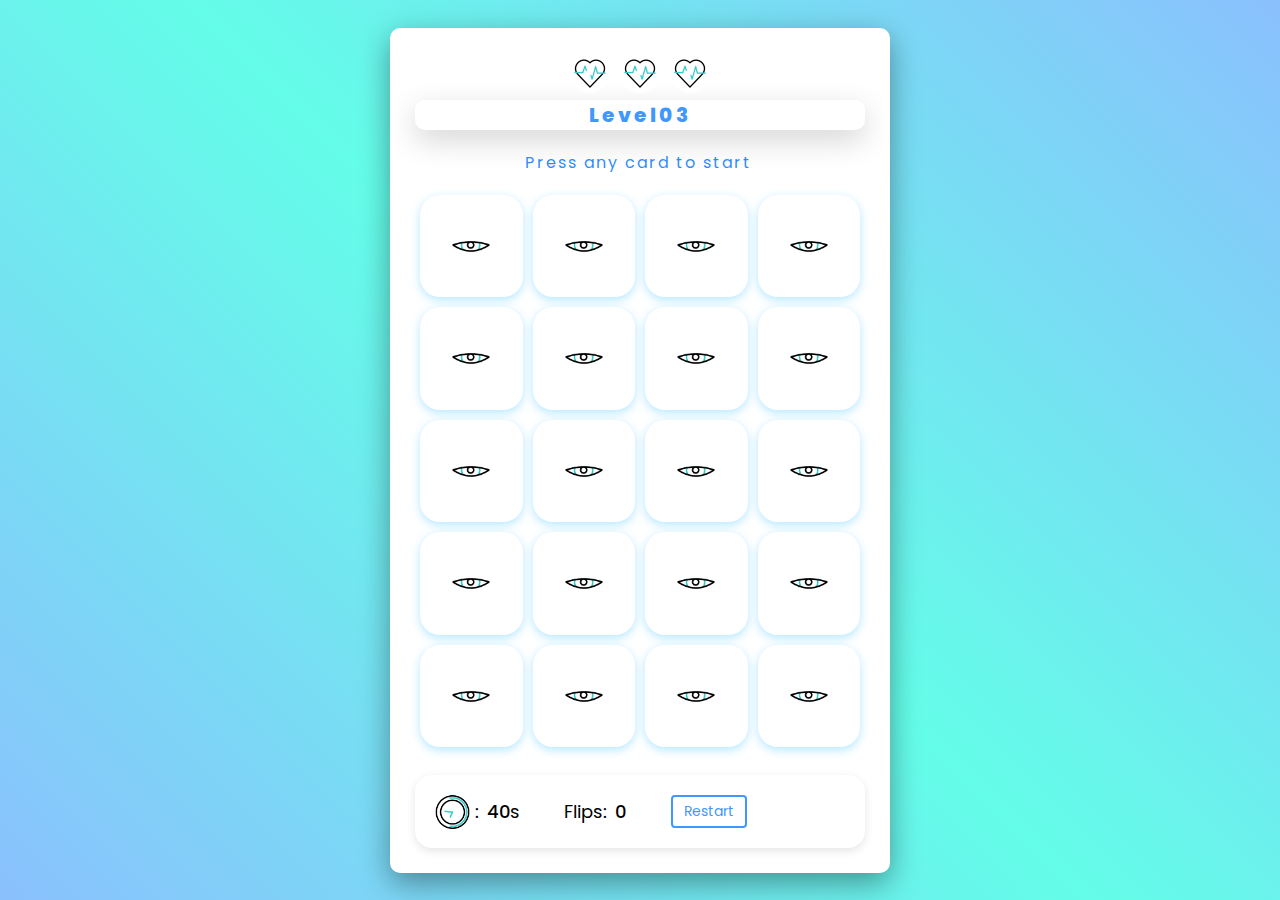
<file: level3-1.html>
<!DOCTYPE html>
<html lang="en" dir="ltr">
  <head>
    <link rel="shortcut icon" href="images/rubik.png">
    <meta charset="utf-8">  
    <title>Memory Card Game</title>
    <link rel="stylesheet" href="style/level3.css">
    <meta name="viewport" content="width=device-width, initial-scale=1.0">
  </head>
  <body>
    <div class="wrapper">
      <div class="heart"><img class="heart1" src="images/heartbeat.gif" alt=""><img class="heart1" src="images/heartbeat.gif" alt=""><img class="heart1" src="images/heartbeat.gif" alt=""></div>
      <div class="level"><p>Level03</p></div>
      <div class="infotxt">Press any card to start</div>
      <div><img class="finishimg" src="images/verified.gif" alt=""></div>
      <div class="blank2"></div>
      <ul class="cards">
        <li class="card">
          <div class="view front-view">
            <img src="images/que_icon.gif" alt="icon">
          </div>
          <div class="view back-view">
            <img src="images/img-1.png" alt="card-img">
          </div>
        </li>
        <li class="card">
          <div class="view front-view">
            <img src="images/que_icon.gif" alt="icon">
          </div>
          <div class="view back-view">
            <img src="images/img-2.png" alt="card-img">
          </div>
        </li>
        <li class="card">
          <div class="view front-view">
            <img src="images/que_icon.gif" alt="icon">
          </div>
          <div class="view back-view">
            <img src="images/img-3.png" alt="card-img">
          </div>
        </li>
        <li class="card">
          <div class="view front-view">
            <img src="images/que_icon.gif" alt="icon">
          </div>
          <div class="view back-view">
            <img src="images/img-4.png" alt="card-img">
          </div>
        </li>
        <li class="card">
          <div class="view front-view">
            <img src="images/que_icon.gif" alt="icon">
          </div>
          <div class="view back-view">
            <img src="images/img-5.png" alt="card-img">
          </div>
        </li>
        <li class="card">
          <div class="view front-view">
            <img src="images/que_icon.gif" alt="icon">
          </div>
          <div class="view back-view">
            <img src="images/img-6.png" alt="card-img">
          </div>
        </li>
        <li class="card">
          <div class="view front-view">
            <img src="images/que_icon.gif" alt="icon">
          </div>
          <div class="view back-view">
            <img src="images/img-5.png" alt="card-img">
          </div>
        </li>
        <li class="card">
          <div class="view front-view">
            <img src="images/que_icon.gif" alt="icon">
          </div>
          <div class="view back-view">
            <img src="images/img-6.png" alt="card-img">
          </div>
        </li>
        <li class="card">
          <div class="view front-view">
            <img src="images/que_icon.gif" alt="icon">
          </div>
          <div class="view back-view">
            <img src="images/img-1.png" alt="card-img">
          </div>
        </li>
        <li class="card">
          <div class="view front-view">
            <img src="images/que_icon.gif" alt="icon">
          </div>
          <div class="view back-view">
            <img src="images/img-2.png" alt="card-img">
          </div>
        </li>
        <li class="card">
          <div class="view front-view">
            <img src="images/que_icon.gif" alt="icon">
          </div>
          <div class="view back-view">
            <img src="images/img-3.png" alt="card-img">
          </div>
        </li>
        <li class="card">
          <div class="view front-view">
            <img src="images/que_icon.gif" alt="icon">
          </div>
          <div class="view back-view">
            <img src="images/img-4.png" alt="card-img">
          </div>
        </li>
        <li class="card">
          <div class="view front-view">
            <img src="images/que_icon.gif" alt="icon">
          </div>
          <div class="view back-view">
            <img src="images/img-7.png" alt="card-img">
          </div>
        </li>
        <li class="card">
          <div class="view front-view">
            <img src="images/que_icon.gif" alt="icon">
          </div>
          <div class="view back-view">
            <img src="images/img-7.png" alt="card-img">
          </div>
        </li>
        <li class="card">
          <div class="view front-view">
            <img src="images/que_icon.gif" alt="icon">
          </div>
          <div class="view back-view">
            <img src="images/img-8.png" alt="card-img">
          </div>
        </li>
        <li class="card">
          <div class="view front-view">
            <img src="images/que_icon.gif" alt="icon">
          </div>
          <div class="view back-view">
            <img src="images/img-8.png" alt="card-img">
          </div>
        </li>
        <li class="card">
          <div class="view front-view">
            <img src="images/que_icon.gif" alt="icon">
          </div>
          <div class="view back-view">
            <img src="images/img-9.png" alt="card-img">
          </div>
        </li>
        <li class="card">
          <div class="view front-view">
            <img src="images/que_icon.gif" alt="icon">
          </div>
          <div class="view back-view">
            <img src="images/img-9.png" alt="card-img">
          </div>
        </li>
        <li class="card">
          <div class="view front-view">
            <img src="images/que_icon.gif" alt="icon">
          </div>
          <div class="view back-view">
            <img src="images/img-10.png" alt="card-img">
          </div>
        </li>
        <li class="card">
          <div class="view front-view">
            <img src="images/que_icon.gif" alt="icon">
          </div>
          <div class="view back-view">
            <img src="images/img-10.png" alt="card-img">
          </div>
        </li>
      </ul>

    <div class="details">
          <p class="time"><img class="clock2" src="images/clock.gif" width="45px" alt=""> :<span><b>20</b>s</span></p>
          <p class="flips">Flips: <span><b>0</b></span></p>
          <a href="level3-2.html"><button class="resetb">Restart</button></a>
          <a href="finish.html"><button class="nextb"><img src="images/next.gif" width="55px" alt=""></button></a>
          <div class="blank"></div>
    </div>
   
    </div>

    <script src="script/level3.js"></script>
    
  </body>
</html>
</file>
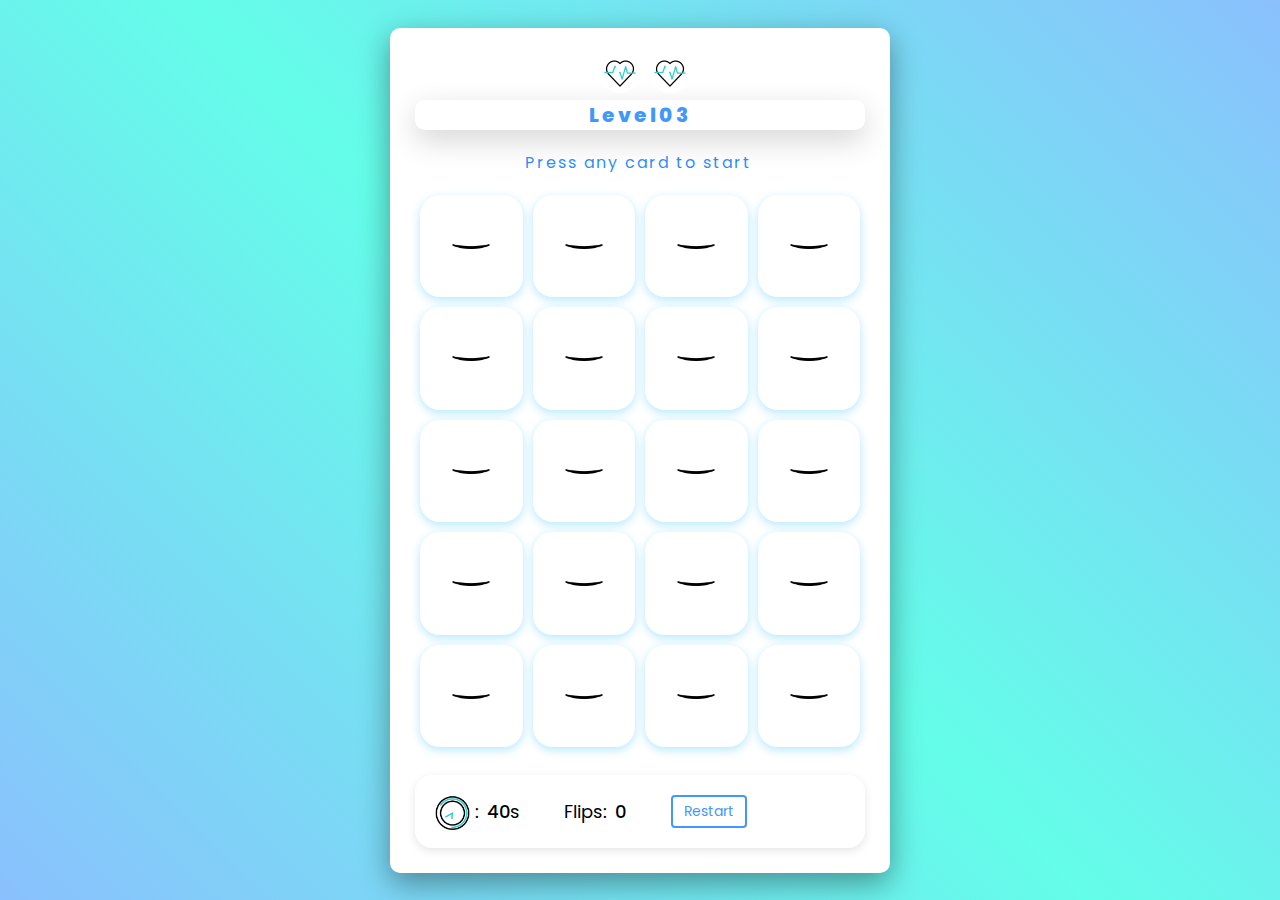
<file: level3-2.html>
<!DOCTYPE html>
<html lang="en" dir="ltr">
  <head>
    <link rel="shortcut icon" href="images/rubik.png">
    <meta charset="utf-8">  
    <title>Memory Card Game</title>
    <link rel="stylesheet" href="style/level3.css">
    <meta name="viewport" content="width=device-width, initial-scale=1.0">
  </head>
  <body>
    <div class="wrapper">
      <div class="heart2"><img class="heart1" src="images/heartbeat.gif" alt=""><img class="heart1" src="images/heartbeat.gif" alt=""></div>
      <div class="level"><p>Level03</p></div>
      <div class="infotxt">Press any card to start</div>
      <div><img class="finishimg" src="images/verified.gif" alt=""></div>
      <div class="blank2"></div>
      <ul class="cards">
        <li class="card">
          <div class="view front-view">
            <img src="images/que_icon.gif" alt="icon">
          </div>
          <div class="view back-view">
            <img src="images/img-1.png" alt="card-img">
          </div>
        </li>
        <li class="card">
          <div class="view front-view">
            <img src="images/que_icon.gif" alt="icon">
          </div>
          <div class="view back-view">
            <img src="images/img-2.png" alt="card-img">
          </div>
        </li>
        <li class="card">
          <div class="view front-view">
            <img src="images/que_icon.gif" alt="icon">
          </div>
          <div class="view back-view">
            <img src="images/img-3.png" alt="card-img">
          </div>
        </li>
        <li class="card">
          <div class="view front-view">
            <img src="images/que_icon.gif" alt="icon">
          </div>
          <div class="view back-view">
            <img src="images/img-4.png" alt="card-img">
          </div>
        </li>
        <li class="card">
          <div class="view front-view">
            <img src="images/que_icon.gif" alt="icon">
          </div>
          <div class="view back-view">
            <img src="images/img-5.png" alt="card-img">
          </div>
        </li>
        <li class="card">
          <div class="view front-view">
            <img src="images/que_icon.gif" alt="icon">
          </div>
          <div class="view back-view">
            <img src="images/img-6.png" alt="card-img">
          </div>
        </li>
        <li class="card">
          <div class="view front-view">
            <img src="images/que_icon.gif" alt="icon">
          </div>
          <div class="view back-view">
            <img src="images/img-5.png" alt="card-img">
          </div>
        </li>
        <li class="card">
          <div class="view front-view">
            <img src="images/que_icon.gif" alt="icon">
          </div>
          <div class="view back-view">
            <img src="images/img-6.png" alt="card-img">
          </div>
        </li>
        <li class="card">
          <div class="view front-view">
            <img src="images/que_icon.gif" alt="icon">
          </div>
          <div class="view back-view">
            <img src="images/img-1.png" alt="card-img">
          </div>
        </li>
        <li class="card">
          <div class="view front-view">
            <img src="images/que_icon.gif" alt="icon">
          </div>
          <div class="view back-view">
            <img src="images/img-2.png" alt="card-img">
          </div>
        </li>
        <li class="card">
          <div class="view front-view">
            <img src="images/que_icon.gif" alt="icon">
          </div>
          <div class="view back-view">
            <img src="images/img-3.png" alt="card-img">
          </div>
        </li>
        <li class="card">
          <div class="view front-view">
            <img src="images/que_icon.gif" alt="icon">
          </div>
          <div class="view back-view">
            <img src="images/img-4.png" alt="card-img">
          </div>
        </li>
        <li class="card">
          <div class="view front-view">
            <img src="images/que_icon.gif" alt="icon">
          </div>
          <div class="view back-view">
            <img src="images/img-7.png" alt="card-img">
          </div>
        </li>
        <li class="card">
          <div class="view front-view">
            <img src="images/que_icon.gif" alt="icon">
          </div>
          <div class="view back-view">
            <img src="images/img-7.png" alt="card-img">
          </div>
        </li>
        <li class="card">
          <div class="view front-view">
            <img src="images/que_icon.gif" alt="icon">
          </div>
          <div class="view back-view">
            <img src="images/img-8.png" alt="card-img">
          </div>
        </li>
        <li class="card">
          <div class="view front-view">
            <img src="images/que_icon.gif" alt="icon">
          </div>
          <div class="view back-view">
            <img src="images/img-8.png" alt="card-img">
          </div>
        </li>
        <li class="card">
          <div class="view front-view">
            <img src="images/que_icon.gif" alt="icon">
          </div>
          <div class="view back-view">
            <img src="images/img-9.png" alt="card-img">
          </div>
        </li>
        <li class="card">
          <div class="view front-view">
            <img src="images/que_icon.gif" alt="icon">
          </div>
          <div class="view back-view">
            <img src="images/img-9.png" alt="card-img">
          </div>
        </li>
        <li class="card">
          <div class="view front-view">
            <img src="images/que_icon.gif" alt="icon">
          </div>
          <div class="view back-view">
            <img src="images/img-10.png" alt="card-img">
          </div>
        </li>
        <li class="card">
          <div class="view front-view">
            <img src="images/que_icon.gif" alt="icon">
          </div>
          <div class="view back-view">
            <img src="images/img-10.png" alt="card-img">
          </div>
        </li>
      </ul>

    <div class="details">
          <p class="time"><img class="clock2" src="images/clock.gif" width="45px" alt=""> :<span><b>20</b>s</span></p>
          <p class="flips">Flips: <span><b>0</b></span></p>
          <a href="level3-3.html"><button class="resetb">Restart</button></a>
          <a href="finish.html"><button class="nextb"><img src="images/next.gif" width="55px" alt=""></button></a>
          <div class="blank"></div>
    </div>
   
    </div>

    <script src="script/level3.js"></script>
    
  </body>
</html>
</file>
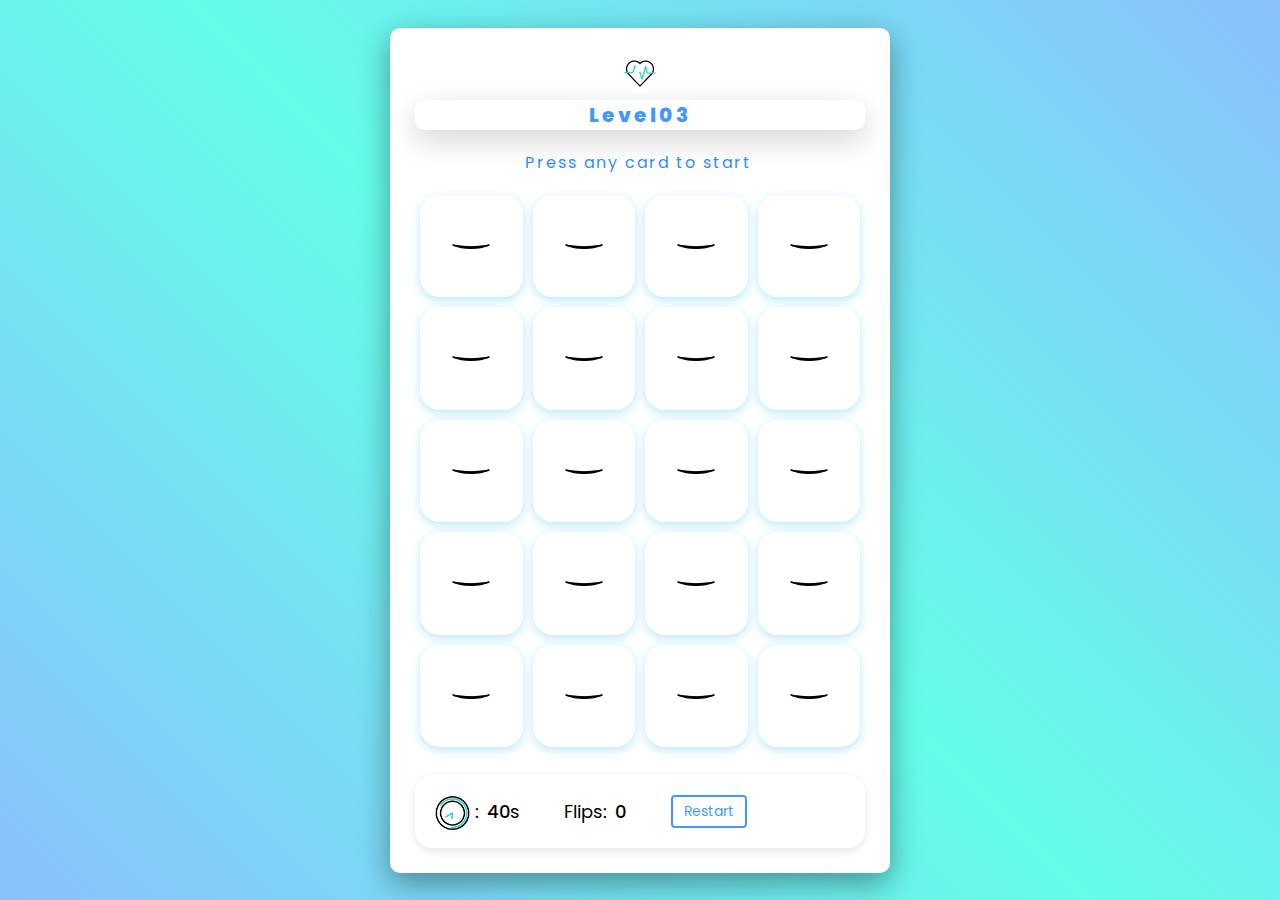
<file: level3-3.html>
<!DOCTYPE html>
<html lang="en" dir="ltr">
  <head>
    <link rel="shortcut icon" href="images/rubik.png">
    <meta charset="utf-8">  
    <title>Memory Card Game</title>
    <link rel="stylesheet" href="style/level3.css">
    <meta name="viewport" content="width=device-width, initial-scale=1.0">
  </head>
  <body>
    <div class="wrapper">
      <div class="heart3"><img class="heart1" src="images/heartbeat.gif" alt=""></div>
      <div class="level"><p>Level03</p></div>
      <div class="infotxt">Press any card to start</div>
      <div><img class="finishimg" src="images/verified.gif" alt=""></div>
      <div class="blank2"></div>
      <ul class="cards">
        <li class="card">
          <div class="view front-view">
            <img src="images/que_icon.gif" alt="icon">
          </div>
          <div class="view back-view">
            <img src="images/img-1.png" alt="card-img">
          </div>
        </li>
        <li class="card">
          <div class="view front-view">
            <img src="images/que_icon.gif" alt="icon">
          </div>
          <div class="view back-view">
            <img src="images/img-2.png" alt="card-img">
          </div>
        </li>
        <li class="card">
          <div class="view front-view">
            <img src="images/que_icon.gif" alt="icon">
          </div>
          <div class="view back-view">
            <img src="images/img-3.png" alt="card-img">
          </div>
        </li>
        <li class="card">
          <div class="view front-view">
            <img src="images/que_icon.gif" alt="icon">
          </div>
          <div class="view back-view">
            <img src="images/img-4.png" alt="card-img">
          </div>
        </li>
        <li class="card">
          <div class="view front-view">
            <img src="images/que_icon.gif" alt="icon">
          </div>
          <div class="view back-view">
            <img src="images/img-5.png" alt="card-img">
          </div>
        </li>
        <li class="card">
          <div class="view front-view">
            <img src="images/que_icon.gif" alt="icon">
          </div>
          <div class="view back-view">
            <img src="images/img-6.png" alt="card-img">
          </div>
        </li>
        <li class="card">
          <div class="view front-view">
            <img src="images/que_icon.gif" alt="icon">
          </div>
          <div class="view back-view">
            <img src="images/img-5.png" alt="card-img">
          </div>
        </li>
        <li class="card">
          <div class="view front-view">
            <img src="images/que_icon.gif" alt="icon">
          </div>
          <div class="view back-view">
            <img src="images/img-6.png" alt="card-img">
          </div>
        </li>
        <li class="card">
          <div class="view front-view">
            <img src="images/que_icon.gif" alt="icon">
          </div>
          <div class="view back-view">
            <img src="images/img-1.png" alt="card-img">
          </div>
        </li>
        <li class="card">
          <div class="view front-view">
            <img src="images/que_icon.gif" alt="icon">
          </div>
          <div class="view back-view">
            <img src="images/img-2.png" alt="card-img">
          </div>
        </li>
        <li class="card">
          <div class="view front-view">
            <img src="images/que_icon.gif" alt="icon">
          </div>
          <div class="view back-view">
            <img src="images/img-3.png" alt="card-img">
          </div>
        </li>
        <li class="card">
          <div class="view front-view">
            <img src="images/que_icon.gif" alt="icon">
          </div>
          <div class="view back-view">
            <img src="images/img-4.png" alt="card-img">
          </div>
        </li>
        <li class="card">
          <div class="view front-view">
            <img src="images/que_icon.gif" alt="icon">
          </div>
          <div class="view back-view">
            <img src="images/img-7.png" alt="card-img">
          </div>
        </li>
        <li class="card">
          <div class="view front-view">
            <img src="images/que_icon.gif" alt="icon">
          </div>
          <div class="view back-view">
            <img src="images/img-7.png" alt="card-img">
          </div>
        </li>
        <li class="card">
          <div class="view front-view">
            <img src="images/que_icon.gif" alt="icon">
          </div>
          <div class="view back-view">
            <img src="images/img-8.png" alt="card-img">
          </div>
        </li>
        <li class="card">
          <div class="view front-view">
            <img src="images/que_icon.gif" alt="icon">
          </div>
          <div class="view back-view">
            <img src="images/img-8.png" alt="card-img">
          </div>
        </li>
        <li class="card">
          <div class="view front-view">
            <img src="images/que_icon.gif" alt="icon">
          </div>
          <div class="view back-view">
            <img src="images/img-9.png" alt="card-img">
          </div>
        </li>
        <li class="card">
          <div class="view front-view">
            <img src="images/que_icon.gif" alt="icon">
          </div>
          <div class="view back-view">
            <img src="images/img-9.png" alt="card-img">
          </div>
        </li>
        <li class="card">
          <div class="view front-view">
            <img src="images/que_icon.gif" alt="icon">
          </div>
          <div class="view back-view">
            <img src="images/img-10.png" alt="card-img">
          </div>
        </li>
        <li class="card">
          <div class="view front-view">
            <img src="images/que_icon.gif" alt="icon">
          </div>
          <div class="view back-view">
            <img src="images/img-10.png" alt="card-img">
          </div>
        </li>
      </ul>

    <div class="details">
          <p class="time"><img class="clock2" src="images/clock.gif" width="45px" alt=""> :<span><b>20</b>s</span></p>
          <p class="flips">Flips: <span><b>0</b></span></p>
          <a href="gameover3.html"><button class="resetb">Restart</button></a>
          <a href="finish.html"><button class="nextb"><img src="images/next.gif" width="55px" alt=""></button></a>
          <div class="blank"></div>
    </div>
   
    </div>

    <script src="script/level3.js"></script>
    
  </body>
</html>
</file>
<file: style/style.css>
@import url('https://fonts.googleapis.com/css2?family=Poppins:wght@400;500;600;700&display=swap');
*{margin: 0;
  padding: 0;
  box-sizing: border-box;
  font-family: 'Poppins', sans-serif;}

body{display: flex;
     align-items: center;
     justify-content: center;
     min-height: 100vh; background-repeat: no-repeat;
     background: linear-gradient(45deg,rgba(64, 152, 252, 0.61),rgba(1, 252, 218, 0.61),rgba(64, 152, 252, 0.61));}

::selection{color: #fff;
            background: rgb(64, 152, 252);}

.wrapper{padding: 25px;
         background: #ffffff;
         border-radius: 20px;
         box-shadow: 0 10px 30px rgba(0, 0, 0, 0.384);}

.icon{width: 350px; height: 150px; animation: anm 4s;
      border-radius: 15px; box-shadow: 0 10px 30px rgba(0, 102, 255, 0.384);
      background-color: rgb(255, 255, 255);}

.picon{font-size: 35px; text-align: center;
       letter-spacing: 3px; z-index: 3;
       padding-top: 30px;
       font-weight: 600;
       text-decoration: underline; }

.iconimg1{width: 60px; display: inline-block;
  margin-top: 80px; margin-left: 25px;
  position: absolute;}

.iconimg2{width: 60px; display: inline-block;
          margin-top: 75px; margin-left: 250px; z-index: 1;
          position: absolute;}


.start{width: 90px; margin-top: 60px; margin-left: 130px; animation: anm 4s ; z-index: 3;}

.pdev{font-size: 12px; display: inline-block; color: rgba(0, 0, 0, 0.644); position:relative; top: 330px; left: 220px; font-family: 'Segoe UI', Tahoma, Geneva, Verdana, sans-serif; font-weight: 500; z-index: 1;}
 
@keyframes anm {0%{opacity: 0; } 100%{opacity: 1;}}

@media screen and (max-width: 700px) {
.icon{width: 300px;}
.iconimg1{margin-left: 15px;}
.iconimg2{margin-left: 230px;}
.start{margin-left: 110px;}
.pdev{left: 170px;}
}


@media screen and (max-width: 350px) {
.icon{width: 250px;}
.picon{font-size: 25px;}
.iconimg1{margin-left: 10px;}
.iconimg2{margin-left: 180px; margin-top: 63px;}
.start{margin-left: 80px;}
.pdev{left: 125px;}

}

@media screen and (max-width: 280px) {
  .icon{width: 200px;}
  .picon{font-size: 20px;}
  .iconimg1{margin-left: 10px;}
  .iconimg2{margin-left: 140px; margin-top: 63px;}
  .start{margin-left: 60px;}
  .pdev{left: 70px;}
}
</file>
<file: style/finish.css>
@import url('https://fonts.googleapis.com/css2?family=Poppins:wght@400;500;600;700&display=swap');
*{
  margin: 0;
  padding: 0;
  box-sizing: border-box;
  font-family: 'Poppins', sans-serif;
}

.start{position: fixed;
       left: 0;
       top: 0;
       width: 100%;
       height: 100%;
       z-index: 9;
       background: linear-gradient(45deg,rgba(64, 152, 252, 0.95),rgba(1, 252, 218, 0.95),rgba(64, 152, 252, 0.95));}


.start .span01{position: absolute;
               left: 50%; 
               right: 50%;}

.iconstart{ position: absolute;
            display: inline-block; animation: txtanm1 3s ;
            width: 800px; height: 220px;
            border-radius: 30px; box-shadow: 0 10px 30px rgba(0, 0, 0, 0.377);
            transform: translate(70%,60%);
            background-color: rgb(255, 255, 255);}

.introtxt{display: inline-block; position: absolute; color: rgb(0, 0, 0); left: 250px; text-decoration: underline;
          top: -10px; font-size: 80px; font-family:'Segoe UI', Tahoma, Geneva, Verdana, sans-serif;}

.span01{ width: 120px; height: 120px;
         background-color: rgb(255, 255, 255);
         color: #fff;
         font-size: 30px;
         padding-top: 20px; box-shadow: 0 10px 30px rgba(0, 0, 0, 0.171);
         border-radius: 200px;
         cursor: pointer; animation: txtanm1 3s ;
         text-align: center;
         transform: translate(-50%,450%);}

.imgp01{display: inline-block; position: absolute; width: 110px; top: 105px; right: 200px; }         
.imgp03{display: inline-block; position: absolute; width: 100px; right: 50px; top: 70px;}
.imgp02{display: inline-block; position: absolute; width: 150px ; left: 50px; top: 30px;}
 
  
.p01{animation: txtanm1 5s ;}
.p02{animation: txtanm1 5s ;}
.p03{animation: txtanm1 5s ;}

@keyframes txtanm1 {0%{ opacity: 0;}
                    100%{opacity: 1;} }
  

p{font-size: 20px;}

.heart1{width: 40px; margin-left: 10px; border-radius: 40px;}
.heart{margin-left: 145px;}
.heart2{margin-left: 175px;}
.heart3{margin-left: 195px;}

body{display: flex;
     align-items: center;
     justify-content: center;
     min-height: 100vh; background-repeat: no-repeat;
     background: linear-gradient(45deg,rgba(64, 152, 252, 0.61),rgba(1, 252, 218, 0.61),rgba(64, 152, 252, 0.61));}

::selection{color: #fff;
            background: rgb(64, 152, 252);}

.clock{position: absolute; display: inline-block; background: #fff; border-radius: 50px; margin-left: -47px;}

.wrapper{padding: 25px;
         background: #ffffff;
         border-radius: 10px;
         box-shadow: 0 10px 30px rgba(0, 0, 0, 0.384);}

.cards, .card, .view, .details, p{display: flex;
                                  align-items: center;
                                  justify-content: center;}

.cards{height: 450px; opacity: 0;
       width: 450px; z-index: 5;
       flex-wrap: wrap;
       justify-content: space-between;}

.cards .card{cursor: pointer;
             position: relative; z-index: 5;
             perspective: 1000px;
             transform-style: preserve-3d;
             height: calc(100% / 4 - 10px);
             width: calc(100% / 4 - 10px);}

.card.shake{animation: shake 0.35s ease-in-out;}

@keyframes shake {
  0%, 100%{
    transform: translateX(0);
  }
  20%{
    transform: translateX(-13px);
  }
  40%{
    transform: translateX(13px);
  }
  60%{
    transform: translateX(-8px);
  }
  80%{
    transform: translateX(8px);
  }
}

.cards .card .view{width: 100%;
                   height: 100%;
                   user-select: none;
                   pointer-events: none;
                   position: absolute;
                   background: #fff;
                   border-radius: 20px;
                   backface-visibility: hidden;
                   transition: transform 0.25s linear;
                   box-shadow: 0 3px 10px rgba(49, 190, 255, 0.356);}

.card .front-view img{max-width: 50px;}

.card .back-view{transform: rotateY(-180deg);}

.card .back-view img{max-width: 50px;}

.card.flip .front-view{transform: rotateY(180deg);}

.card.flip .back-view{transform: rotateY(0);}

.blank{width: 70px; margin-left: 333px; height: 55px; z-index: 3; border-radius: 10px; display:inline-block; position: absolute; background: rgb(255, 255, 255);}

.details{width: 100%;
         margin-top: 15px; z-index: 5;
         padding: 0 15px;
         border-radius: 17px; overflow: hidden;
         background: #fff;
         height: calc(100% / 4 - 30px);
         justify-content: space-between;
         box-shadow: 0 3px 10px rgba(0,0,0,0.1);}

.details p{font-size: 18px;
           height: 17px;
           padding-right: 18px;}

.details p span{margin-left: 8px;}

.details p b{font-weight: 500;}

.blank2{width: 450px; height: 350px;
        position: absolute;
        display: inline-block;
        background-color: rgb(255, 255, 255); }
.finishimg{width: 350px; margin-left: 50px;
           display: inline-block; animation: txtanm1 4s;
           position: absolute;}

.level{margin-bottom: 30px; letter-spacing: 3px; color:rgb(64, 152, 252) ; 
       font-weight: 800; background-color: rgb(255, 255, 255);
       border-radius: 10px; 
       box-shadow: 0 10px 30px rgba(0, 0, 0, 0.171);}

.infotxt{margin-top: -10px; margin-left:110px ; letter-spacing: 2px; color: rgba(0, 119, 255, 0.849); animation: anmtxt 1s infinite;}

@keyframes anmtxt {0%{opacity: 1;}
                   50%{opacity: 0;}
                   100%{opacity: 1;}}

.details .resetb{cursor: pointer;
                 font-size: 14px;
                 color: rgb(64, 152, 252);
                 border-radius: 4px;
                 padding: 4px 11px;
                 background: #fff;
                 border: 2px solid rgb(64, 152, 252);
                 transition: 0.3s ease;}

.nextb{border: 0px; margin-top:4px; border-radius: 50px; cursor: pointer; padding: 4px 11px; background: #fff;}

.resetb:hover{background: rgb(64, 152, 252); color: #fff;}

.nextb:hover{background: rgb(255, 255, 255);}

.resetb{margin-top: 20px; margin-bottom: 20px; margin-left: 170px;}


@media screen and (max-width: 700px) {
  .cards{height: 350px;
         width: 350px; }
  .card .front-view img{max-width: 35px;}

  .card .back-view img{max-width: 40px;}

  .span01{transform: translate(-50%,450%);}

  .iconstart{width: 300px; height: 220px; 
             transform: translate(15%,100%);}

  .introtxt{font-size: 44px; top: 80px; left: 0px; font-weight: 700; text-align: center;}

  .infotxt{margin-left:30px ; margin-top: -20px;}

  .blank2{width: 300px; height: 220px;}

  .finishimg{width: 200px;}

  .resetb{margin-left: 50px;}
  
  .imgp01{width: 50px; top: 150px; left: 20px;}
  .imgp02{width: 70px; left: 115px; top: 15px;}
  .imgp03{width: 60px; top: 127px; right: 10px;}
}

@media screen and (max-width:1000px) {
  .cards{height: 280px; width: 280px;}
  .details{margin-top: 10px;
           padding: 0 10px;
           height: calc(100% / 4 - 20px);}

  .details p{height: 15px;
             font-size: 17px;
             padding-right: 13px;}

  .details .resetb{font-size: 13px;
                   padding: 5px 10px;
                   border: none;
                   color: #fff;
                   background: rgb(64, 152, 252);}
  .blank{width: 60px; height: 55px; border-radius: 10px; margin-left: 230px; margin-bottom: 4px; display:inline-block; position: absolute; background: rgb(255, 255, 255);}

  .nextb{ background: #fff; margin-right: 45px; width: 1px; padding: 1px 0px;}

  .resetb{margin-left: 90px;}

  .infotxt{margin-left:25px ; margin-top: -20px;}

  .iconstart{width: 300px; height: 220px; 
    transform: translate(15%,100%);}

  .blank2{width: 300px; height: 220px;}

  .finishimg{width: 200px;}

.introtxt{font-size: 44px; top: 80px; left: 0px; font-weight: 700; text-align: center;}
.imgp01{width: 50px; top: 150px; left: 20px;}
.imgp02{width: 70px; left: 115px; top: 15px;}
.imgp03{width: 60px; top: 127px; right: 10px;}

}

@media screen and (max-width: 530px) {
  .cards{height: 300px;
         width: 300px;}

  .card .back-view img{
    max-width: 35px;}

  .details{margin-top: 10px;
           padding: 0 10px;
           height: calc(100% / 4 - 20px);}

  .details p{height: 15px;
             font-size: 17px;
             padding-right: 13px;}
  
  .infotxt{margin-left:40px ; margin-top: -20px;}

  .details .resetb{font-size: 13px;
                   padding: 5px 10px;
                   border: none;
                   color: #fff;
                   background: rgb(64, 152, 252);}
          
  .resetb{margin-left: 100px;}

  .blank{width: 60px; height: 54px; border-radius: 10px; margin-left: 233px; margin-bottom: 2px; display:inline-block; position: absolute; background: rgb(255, 255, 255);}

  .nextb{ background: #fff; margin-right: 45px; width: 1px; padding: 1px 0px;}

  .iconstart{width: 300px; height: 220px; 
            transform: translate(15%,50%);}
  .span01{transform: translate(-50%,250%);}
.introtxt{font-size: 44px; top: 80px; left: 0px; font-weight: 700; text-align: center;}
.imgp01{width: 50px; top: 150px; left: 20px;}
.imgp02{width: 70px; left: 115px; top: 15px;}
.imgp03{width: 60px; top: 127px; right: 10px;}

}

@media screen and (max-width: 350px) {
  .cards{ height: 300px; width: 230px;}
  body{background-repeat:no-repeat ; background-size: 350% , 350%}
  .finishimg{margin-left: 20px;}
  .resetb{margin-left: 65px;}
}
</file>
<file: style/gameover.css>
@import url('https://fonts.googleapis.com/css2?family=Poppins:wght@400;500;600;700&display=swap');
*{
  margin: 0;
  padding: 0;
  box-sizing: border-box;
  font-family: 'Poppins', sans-serif;
}

.start{position: fixed;
       left: 0;
       top: 0;
       width: 100%;
       height: 100%;
       z-index: 9;
       background: linear-gradient(45deg,rgba(64, 152, 252, 0.95),rgba(1, 252, 218, 0.95),rgba(64, 152, 252, 0.95));}


.start .span01{position: absolute;
               left: 50%; 
               right: 50%;}

.iconstart{ position: absolute;
            display: inline-block; animation: txtanm1 3s ;
            width: 800px; height: 220px;
            border-radius: 30px; box-shadow: 0 10px 30px rgba(0, 0, 0, 0.377);
            transform: translate(70%,60%);
            background-color: rgb(255, 255, 255);}

.introtxt{display: inline-block; position: absolute; color: rgb(0, 0, 0); left: 250px; text-decoration: underline;
          top: -10px; font-size: 80px; font-family:'Segoe UI', Tahoma, Geneva, Verdana, sans-serif;}

.span01{ width: 120px; height: 120px;
         background-color: rgb(255, 255, 255);
         color: #fff;
         font-size: 30px;
         padding-top: 20px; box-shadow: 0 10px 30px rgba(0, 0, 0, 0.171);
         border-radius: 200px;
         cursor: pointer; animation: txtanm1 3s ;
         text-align: center;
         transform: translate(-50%,450%);}

.imgp01{display: inline-block; position: absolute; width: 110px; top: 105px; right: 200px; }         
.imgp03{display: inline-block; position: absolute; width: 100px; right: 50px; top: 70px;}
.imgp02{display: inline-block; position: absolute; width: 150px ; left: 50px; top: 30px;}
 
  
.p01{animation: txtanm1 5s ;}
.p02{animation: txtanm1 5s ;}
.p03{animation: txtanm1 5s ;}

@keyframes txtanm1 {0%{ opacity: 0;}
                    100%{opacity: 1;} }
  

p{font-size: 20px;}

.heart1{width: 40px; margin-left: 10px; border-radius: 40px;}
.heart{margin-left: 145px;}
.heart2{margin-left: 175px;}
.heart3{margin-left: 195px;}

body{display: flex;
     align-items: center;
     justify-content: center;
     min-height: 100vh; background-repeat: no-repeat;
     background: linear-gradient(45deg,rgba(64, 152, 252, 0.61),rgba(1, 252, 218, 0.61),rgba(64, 152, 252, 0.61));}

::selection{color: #fff;
            background: rgb(64, 152, 252);}

.clock{position: absolute; display: inline-block; background: #fff; border-radius: 50px; margin-left: -47px;}

.wrapper{padding: 25px;
         background: #ffffff;
         border-radius: 10px;
         box-shadow: 0 10px 30px rgba(0, 0, 0, 0.384);}

.cards, .card, .view, .details, p{display: flex;
                                  align-items: center;
                                  justify-content: center;}

.cards{height: 450px;
       width: 450px; z-index: 5;
       flex-wrap: wrap;
       justify-content: space-between;}

.cards .card{cursor: pointer;
             position: relative; z-index: 5;
             perspective: 1000px;
             transform-style: preserve-3d;
             height: calc(100% / 4 - 10px);
             width: calc(100% / 4 - 10px);}

.card.shake{animation: shake 0.35s ease-in-out;}

@keyframes shake {
  0%, 100%{
    transform: translateX(0);
  }
  20%{
    transform: translateX(-13px);
  }
  40%{
    transform: translateX(13px);
  }
  60%{
    transform: translateX(-8px);
  }
  80%{
    transform: translateX(8px);
  }
}

.cards .card .view{width: 100%;
                   height: 100%;
                   user-select: none;
                   pointer-events: none;
                   position: absolute;
                   background: #fff;
                   border-radius: 20px;
                   backface-visibility: hidden;
                   transition: transform 0.25s linear;
                   box-shadow: 0 3px 10px rgba(49, 190, 255, 0.356);}

.card .front-view img{max-width: 50px;}

.card .back-view{transform: rotateY(-180deg);}

.card .back-view img{max-width: 50px;}

.card.flip .front-view{transform: rotateY(180deg);}

.card.flip .back-view{transform: rotateY(0);}

.blank{width: 70px; margin-left: 333px; height: 55px; z-index: 3; border-radius: 10px; display:inline-block; position: absolute; background: rgb(255, 255, 255);}

.details{width: 100%;
         margin-top: 15px; z-index: 5;
         padding: 0 15px;
         border-radius: 17px; overflow: hidden;
         background: #fff;
         height: calc(100% / 4 - 30px);
         justify-content: space-between;
         box-shadow: 0 3px 10px rgba(0,0,0,0.1);}

.details p{font-size: 18px;
           height: 17px;
           padding-right: 18px;}

.details p span{margin-left: 8px;}

.details p b{font-weight: 500;}

.blank2{width: 450px; height: 350px;
        position: absolute;
        display: inline-block;
        background-color: rgb(255, 255, 255); }
.finishimg{width: 350px; margin-left: 50px;
           display: inline-block; animation: txtanm1 4s;
           position: absolute;}

.level{margin-bottom: 30px; letter-spacing: 3px; color:rgb(64, 152, 252) ; 
       font-weight: 800; background-color: rgb(255, 255, 255);
       border-radius: 10px; 
       box-shadow: 0 10px 30px rgba(0, 0, 0, 0.171);}

.infotxt{margin-top: -10px; margin-left:110px ; letter-spacing: 2px; color: rgba(0, 119, 255, 0.849); animation: anmtxt 1s infinite;}

@keyframes anmtxt {0%{opacity: 1;}
                   50%{opacity: 0;}
                   100%{opacity: 1;}}

.details .resetb{cursor: pointer;
                 font-size: 14px;
                 color: rgb(64, 152, 252);
                 border-radius: 4px;
                 padding: 4px 11px;
                 background: #fff;
                 border: 2px solid rgb(64, 152, 252);
                 transition: 0.3s ease;}

.nextb{border: 0px; margin-top:4px; border-radius: 50px; cursor: pointer; padding: 4px 11px; background: #fff;}

.resetb:hover{background: rgb(64, 152, 252); color: #fff;}

.nextb:hover{background: rgb(255, 255, 255);}

.resetb{margin-top: 20px; margin-bottom: 20px; margin-left: 170px;}


@media screen and (max-width: 700px) {
  .cards{height: 350px;
         width: 350px; }
  .card .front-view img{max-width: 35px;}

  .card .back-view img{max-width: 40px;}

  .span01{transform: translate(-50%,450%);}

  .iconstart{width: 300px; height: 220px; 
             transform: translate(15%,100%);}

  .introtxt{font-size: 44px; top: 80px; left: 0px; font-weight: 700; text-align: center;}

  .infotxt{margin-left:30px ; margin-top: -20px;}

  .blank2{width: 300px; height: 220px;}

  .finishimg{width: 200px;}

  .resetb{margin-left: 50px;}
  
  .imgp01{width: 50px; top: 150px; left: 20px;}
  .imgp02{width: 70px; left: 115px; top: 15px;}
  .imgp03{width: 60px; top: 127px; right: 10px;}
}

@media screen and (max-width:1000px) {
  .cards{height: 280px; width: 280px;}
  .details{margin-top: 10px;
           padding: 0 10px;
           height: calc(100% / 4 - 20px);}

  .details p{height: 15px;
             font-size: 17px;
             padding-right: 13px;}

  .details .resetb{font-size: 13px;
                   padding: 5px 10px;
                   border: none;
                   color: #fff;
                   background: rgb(64, 152, 252);}
  .blank{width: 60px; height: 55px; border-radius: 10px; margin-left: 230px; margin-bottom: 4px; display:inline-block; position: absolute; background: rgb(255, 255, 255);}

  .nextb{ background: #fff; margin-right: 45px; width: 1px; padding: 1px 0px;}

  .resetb{margin-left: 90px;}

  .infotxt{margin-left:25px ; margin-top: -20px;}

  .iconstart{width: 300px; height: 220px; 
    transform: translate(15%,100%);}

  .blank2{width: 300px; height: 220px;}

  .finishimg{width: 200px;}

.introtxt{font-size: 44px; top: 80px; left: 0px; font-weight: 700; text-align: center;}
.imgp01{width: 50px; top: 150px; left: 20px;}
.imgp02{width: 70px; left: 115px; top: 15px;}
.imgp03{width: 60px; top: 127px; right: 10px;}

}

@media screen and (max-width: 530px) {
  .cards{height: 300px;
         width: 300px;}

  .card .back-view img{
    max-width: 35px;}

  .details{margin-top: 10px;
           padding: 0 10px;
           height: calc(100% / 4 - 20px);}

  .details p{height: 15px;
             font-size: 17px;
             padding-right: 13px;}
  
  .infotxt{margin-left:40px ; margin-top: -20px;}

  .details .resetb{font-size: 13px;
                   padding: 5px 10px;
                   border: none;
                   color: #fff;
                   background: rgb(64, 152, 252);}
          
  .resetb{margin-left: 100px;}

  .blank{width: 60px; height: 54px; border-radius: 10px; margin-left: 233px; margin-bottom: 2px; display:inline-block; position: absolute; background: rgb(255, 255, 255);}

  .nextb{ background: #fff; margin-right: 45px; width: 1px; padding: 1px 0px;}

  .iconstart{width: 300px; height: 220px; 
            transform: translate(15%,50%);}
  .span01{transform: translate(-50%,250%);}
.introtxt{font-size: 44px; top: 80px; left: 0px; font-weight: 700; text-align: center;}
.imgp01{width: 50px; top: 150px; left: 20px;}
.imgp02{width: 70px; left: 115px; top: 15px;}
.imgp03{width: 60px; top: 127px; right: 10px;}

}

@media screen and (max-width: 350px) {
  .cards{ height: 300px; width: 230px;}
  body{background-repeat:no-repeat ; background-size: 350% , 350%}
  .finishimg{margin-left: 20px;}
  .resetb{margin-left: 65px;}
}
</file>
<file: style/level1.css>
@import url('https://fonts.googleapis.com/css2?family=Poppins:wght@400;500;600;700&display=swap');
*{
  margin: 0;
  padding: 0;
  box-sizing: border-box;
  font-family: 'Poppins', sans-serif;
}

.start{position: fixed;
       left: 0;
       top: 0;
       width: 100%;
       height: 100%;
       z-index: 9;
       background: linear-gradient(45deg,rgba(64, 152, 252, 0.95),rgba(1, 252, 218, 0.95),rgba(64, 152, 252, 0.95));}


.start .span01{position: absolute;
               left: 50%; 
               right: 50%;}

.iconstart{ position: absolute;
            display: inline-block; animation: txtanm1 3s ;
            width: 800px; height: 220px;
            border-radius: 30px; box-shadow: 0 10px 30px rgba(0, 0, 0, 0.377);
            transform: translate(70%,60%);
            background-color: rgb(255, 255, 255);}

.introtxt{display: inline-block; position: absolute; color: rgb(0, 0, 0); left: 250px; text-decoration: underline;
          top: -10px; font-size: 80px; font-family:'Segoe UI', Tahoma, Geneva, Verdana, sans-serif;}

.span01{ width: 120px; height: 120px;
         background-color: rgb(255, 255, 255);
         color: #fff;
         font-size: 30px;
         padding-top: 20px; box-shadow: 0 10px 30px rgba(0, 0, 0, 0.171);
         border-radius: 200px;
         cursor: pointer; animation: txtanm1 3s ;
         text-align: center;
         transform: translate(-50%,450%);}

.imgp01{display: inline-block; position: absolute; width: 110px; top: 105px; right: 200px; }         
.imgp03{display: inline-block; position: absolute; width: 100px; right: 50px; top: 70px;}
.imgp02{display: inline-block; position: absolute; width: 150px ; left: 50px; top: 30px;}
 
  
.p01{animation: txtanm1 5s ;}
.p02{animation: txtanm1 5s ;}
.p03{animation: txtanm1 5s ;}

@keyframes txtanm1 {0%{ opacity: 0;}
                    100%{opacity: 1;} }
  

p{font-size: 20px;}

.heart1{width: 40px; margin-left: 10px; border-radius: 40px;}
.heart{margin-left: 145px;}
.heart2{margin-left: 175px;}
.heart3{margin-left: 195px;}

body{display: flex;
     align-items: center;
     justify-content: center;
     min-height: 100vh; background-repeat: no-repeat;
     background: linear-gradient(45deg,rgba(64, 152, 252, 0.61),rgba(1, 252, 218, 0.61),rgba(64, 152, 252, 0.61));}

::selection{color: #fff;
            background: rgb(64, 152, 252);}

.clock{position: absolute; display: inline-block; background: #fff; border-radius: 50px; margin-left: -47px;}

.wrapper{padding: 25px;
         background: #ffffff;
         border-radius: 10px;
         box-shadow: 0 10px 30px rgba(0, 0, 0, 0.384);}

.cards, .card, .view, .details, p{display: flex;
                                  align-items: center;
                                  justify-content: center;}

.cards{height: 450px;
       width: 450px; z-index: 5;
       flex-wrap: wrap;
       justify-content: space-between;}

.cards .card{cursor: pointer;
             position: relative; z-index: 5;
             perspective: 1000px;
             transform-style: preserve-3d;
             height: calc(100% / 4 - 10px);
             width: calc(100% / 4 - 10px);}

.card.shake{animation: shake 0.35s ease-in-out;}

@keyframes shake {
  0%, 100%{
    transform: translateX(0);
  }
  20%{
    transform: translateX(-13px);
  }
  40%{
    transform: translateX(13px);
  }
  60%{
    transform: translateX(-8px);
  }
  80%{
    transform: translateX(8px);
  }
}

.cards .card .view{width: 100%;
                   height: 100%;
                   user-select: none;
                   pointer-events: none;
                   position: absolute;
                   background: #fff;
                   border-radius: 20px;
                   backface-visibility: hidden;
                   transition: transform 0.25s linear;
                   box-shadow: 0 3px 10px rgba(49, 190, 255, 0.356);}

.card .front-view img{max-width: 50px;}

.card .back-view{transform: rotateY(-180deg);}

.card .back-view img{max-width: 50px;}

.card.flip .front-view{transform: rotateY(180deg);}

.card.flip .back-view{transform: rotateY(0);}

.blank{width: 70px; margin-left: 333px; height: 55px; z-index: 3; border-radius: 10px; display:inline-block; position: absolute; background: rgb(255, 255, 255);}

.details{width: 100%;
         margin-top: 15px; z-index: 5;
         padding: 0 15px;
         border-radius: 17px; overflow: hidden;
         background: #fff;
         height: calc(100% / 4 - 30px);
         justify-content: space-between;
         box-shadow: 0 3px 10px rgba(0,0,0,0.1);}

.details p{font-size: 18px;
           height: 17px;
           padding-right: 18px;}

.details p span{margin-left: 8px;}

.details p b{font-weight: 500;}

.blank2{width: 450px; height: 350px;
        position: absolute;
        display: inline-block;
        background-color: rgb(255, 255, 255); }
.finishimg{width: 350px; margin-left: 50px;
           display: inline-block;
           position: absolute;}

.level{margin-bottom: 30px; letter-spacing: 3px; color:rgb(64, 152, 252) ; 
       font-weight: 800; background-color: rgb(255, 255, 255);
       border-radius: 10px; 
       box-shadow: 0 10px 30px rgba(0, 0, 0, 0.171);}

.infotxt{margin-top: -10px; margin-left:110px ; letter-spacing: 2px; color: rgba(0, 119, 255, 0.849); animation: anmtxt 1s infinite;}

@keyframes anmtxt {0%{opacity: 1;}
                   50%{opacity: 0;}
                   100%{opacity: 1;}}

.details .resetb {cursor: pointer;
                 font-size: 14px;
                 color: rgb(64, 152, 252);
                 border-radius: 4px;
                 padding: 4px 11px;
                 background: #fff;
                 border: 2px solid rgb(64, 152, 252);
                 transition: 0.3s ease;}

.nextb{border: 0px; margin-top:4px; border-radius: 50px; cursor: pointer; padding: 4px 11px; background: #fff;}

.resetb:hover{background: rgb(64, 152, 252); color: #fff;}

.nextb:hover{background: rgb(255, 255, 255);}


@media screen and (max-width: 700px) {
  .cards{height: 350px;
         width: 350px; }

  .card .front-view img{max-width: 35px;}

  .card .back-view img{max-width: 40px;}

  .span01{transform: translate(-50%,450%);}

  .iconstart{width: 300px; height: 220px; 
             transform: translate(15%,100%);}

  .introtxt{font-size: 44px; top: 80px; left: 0px; font-weight: 700; text-align: center;}

  .infotxt{margin-left:30px ; margin-top: -20px;}

  .blank2{width: 300px; height: 220px;}

  .finishimg{width: 200px;}

  .clock{margin-left: -39px;}

  .blank{margin-left: 300px;}

  .heart{margin-left: 70px;}
  .heart2{margin-left: 100px;}
  .heart3{margin-left: 130px;}
  
  .imgp01{width: 50px; top: 150px; left: 20px;}
  .imgp02{width: 70px; left: 115px; top: 15px;}
  .imgp03{width: 60px; top: 127px; right: 10px;}
}

@media screen and (max-width:1100px) {
    
  .cards{height: 280px; width: 280px;}

  .details{margin-top: 10px;
           padding: 0 10px;
           height: calc(100% / 4 - 20px);}

  .details p{height: 15px;
             font-size: 17px;
             padding-right: 13px;}

  .details .resetb{font-size: 13px;
                   padding: 5px 10px;
                   border: none;
                   color: #fff;
                   background: rgb(64, 152, 252);}
  .blank{width: 55px; height: 55px; border-radius: 0px; margin-left: 223px; margin-bottom: 4px;}

  .nextb{ background: #fff; margin-right: 45px; width: 1px; padding: 1px 0px;}

  .resetb{margin-left: -10px;}

  .heart{margin-left: 70px;}
  .heart2{margin-left: 100px;}
  .heart3{margin-left: 130px;}

  .clock{margin-left: -37px;}

.infotxt{margin-left:25px ; margin-top: -20px;}

.iconstart{width: 300px; height: 220px; 
           transform: translate(15%,100%);}

.blank2{width: 300px; height: 220px;}

.finishimg{width: 200px;}

.introtxt{font-size: 44px; top: 80px; left: 0px; font-weight: 700; text-align: center;}
.imgp01{width: 50px; top: 150px; left: 20px;}
.imgp02{width: 70px; left: 115px; top: 15px;}
.imgp03{width: 60px; top: 127px; right: 10px;}

}

@media screen and (max-width: 530px) {
  .cards{height: 300px;
         width: 300px;}

  .card .back-view img{
    max-width: 35px;}

  .details{margin-top: 10px;
           padding: 0 10px;
           height: calc(100% / 4 - 20px);}

  .details p{height: 15px;
             font-size: 17px;
             padding-right: 13px;}
  
  .infotxt{margin-left:40px ; margin-top: -20px;}

  .details .resetb{font-size: 13px;
                   padding: 5px 10px;
                   border: none;
                   color: #fff;
                   background: rgb(64, 152, 252);}

  .clock{margin-left: -41px;}
  .blank{width: 60px; height: 54px; border-radius: 10px; margin-left: 233px; margin-bottom: 2px; display:inline-block; position: absolute; background: rgb(255, 255, 255);}

  .nextb{ background: #fff; margin-right: 45px; width: 1px; padding: 1px 0px;}

  .iconstart{width: 300px; height: 220px; 
            transform: translate(15%,50%);}
.span01{transform: translate(-50%,250%);}
.introtxt{font-size: 44px; top: 80px; left: 0px; font-weight: 700; text-align: center;}
.imgp01{width: 50px; top: 150px; left: 20px;}
.imgp02{width: 70px; left: 115px; top: 15px;}
.imgp03{width: 60px; top: 127px; right: 10px;}

}
</file>
<file: style/level2.css>
@import url('https://fonts.googleapis.com/css2?family=Poppins:wght@400;500;600;700&display=swap');
*{
  margin: 0;
  padding: 0;
  box-sizing: border-box;
  font-family: 'Poppins', sans-serif;
}

.start{position: fixed;
       left: 0;
       top: 0;
       width: 100%;
       height: 100%;
       z-index: 9;
       background: linear-gradient(45deg,rgba(64, 152, 252, 0.95),rgba(1, 252, 218, 0.95),rgba(64, 152, 252, 0.95));}


.start .span01{position: absolute;
               left: 50%; 
               right: 50%;}

.iconstart{ position: absolute;
            display: inline-block; animation: txtanm1 3s ;
            width: 800px; height: 220px;
            border-radius: 30px; box-shadow: 0 10px 30px rgba(0, 0, 0, 0.377);
            transform: translate(70%,60%);
            background-color: rgb(255, 255, 255);}

.introtxt{display: inline-block; position: absolute; color: rgb(0, 0, 0); left: 250px; text-decoration: underline;
          top: -10px; font-size: 80px; font-family:'Segoe UI', Tahoma, Geneva, Verdana, sans-serif;}

.span01{ width: 120px; height: 120px;
         background-color: rgb(255, 255, 255);
         color: #fff;
         font-size: 30px;
         padding-top: 20px; box-shadow: 0 10px 30px rgba(0, 0, 0, 0.171);
         border-radius: 200px;
         cursor: pointer; animation: txtanm1 3s ;
         text-align: center;
         transform: translate(-50%,450%);}

.imgp01{display: inline-block; position: absolute; width: 110px; top: 105px; right: 200px; }         
.imgp03{display: inline-block; position: absolute; width: 100px; right: 50px; top: 70px;}
.imgp02{display: inline-block; position: absolute; width: 150px ; left: 50px; top: 30px;}
 
  
.p01{animation: txtanm1 5s ;}
.p02{animation: txtanm1 5s ;}
.p03{animation: txtanm1 5s ;}

@keyframes txtanm1 {0%{ opacity: 0;}
                    100%{opacity: 1;} }
  

p{font-size: 20px;}

.heart1{width: 40px; margin-left: 10px; border-radius: 40px;}
.heart{margin-left: 145px;}
.heart2{margin-left: 175px;}
.heart3{margin-left: 195px;}

body{display: flex;
     align-items: center;
     justify-content: center;
     min-height: 100vh; background-repeat: no-repeat;
     background: linear-gradient(45deg,rgba(64, 152, 252, 0.61),rgba(1, 252, 218, 0.61),rgba(64, 152, 252, 0.61));}

::selection{color: #fff;
            background: rgb(64, 152, 252);}

.clock{position: absolute; display: inline-block; background: #fff; border-radius: 50px; margin-left: -47px;}

.wrapper{padding: 25px;
         background: #ffffff;
         border-radius: 10px;
         box-shadow: 0 10px 30px rgba(0, 0, 0, 0.384);}

.cards, .card, .view, .details, p{display: flex;
                                  align-items: center;
                                  justify-content: center;}

.cards{height: 450px;
       width: 450px; z-index: 5;
       flex-wrap: wrap;
       justify-content: space-between;}

.cards .card{cursor: pointer;
             position: relative; z-index: 5;
             perspective: 1000px;
             transform-style: preserve-3d;
             height: calc(100% / 4 - 10px);
             width: calc(100% / 4 - 10px);}

.card.shake{animation: shake 0.35s ease-in-out;}

@keyframes shake {
  0%, 100%{
    transform: translateX(0);
  }
  20%{
    transform: translateX(-13px);
  }
  40%{
    transform: translateX(13px);
  }
  60%{
    transform: translateX(-8px);
  }
  80%{
    transform: translateX(8px);
  }
}

.cards .card .view{width: 100%;
                   height: 100%;
                   user-select: none;
                   pointer-events: none;
                   position: absolute;
                   background: #fff;
                   border-radius: 20px;
                   backface-visibility: hidden;
                   transition: transform 0.25s linear;
                   box-shadow: 0 3px 10px rgba(49, 190, 255, 0.356);}

.card .front-view img{max-width: 50px;}

.card .back-view{transform: rotateY(-180deg);}

.card .back-view img{max-width: 50px;}

.card.flip .front-view{transform: rotateY(180deg);}

.card.flip .back-view{transform: rotateY(0);}

.blank{width: 70px; margin-left: 333px; height: 55px; z-index: 3; border-radius: 10px; display:inline-block; position: absolute; background: rgb(255, 255, 255);}

.details{width: 100%;
         margin-top: 15px; z-index: 5;
         padding: 0 15px;
         border-radius: 17px; overflow: hidden;
         background: #fff;
         height: calc(100% / 4 - 30px);
         justify-content: space-between;
         box-shadow: 0 3px 10px rgba(0,0,0,0.1);}

.details p{font-size: 18px;
           height: 17px;
           padding-right: 18px;}

.details p span{margin-left: 8px;}

.details p b{font-weight: 500;}

.blank2{width: 450px; height: 350px;
        position: absolute;
        display: inline-block;
        background-color: rgb(255, 255, 255); }
.finishimg{width: 350px; margin-left: 50px;
           display: inline-block;
           position: absolute;}

.level{margin-bottom: 30px; letter-spacing: 3px; color:rgb(64, 152, 252) ; 
       font-weight: 800; background-color: rgb(255, 255, 255);
       border-radius: 10px; 
       box-shadow: 0 10px 30px rgba(0, 0, 0, 0.171);}

.infotxt{margin-top: -10px; margin-left:110px ; letter-spacing: 2px; color: rgba(0, 119, 255, 0.849); animation: anmtxt 1s infinite;}

@keyframes anmtxt {0%{opacity: 1;}
                   50%{opacity: 0;}
                   100%{opacity: 1;}}

.details .resetb {cursor: pointer;
                 font-size: 14px;
                 color: rgb(64, 152, 252);
                 border-radius: 4px;
                 padding: 4px 11px;
                 background: #fff;
                 border: 2px solid rgb(64, 152, 252);
                 transition: 0.3s ease;}

.nextb{border: 0px; margin-top:4px; border-radius: 50px; cursor: pointer; padding: 4px 11px; background: #fff;}

.resetb:hover{background: rgb(64, 152, 252); color: #fff;}

.nextb:hover{background: rgb(255, 255, 255);}


@media screen and (max-width: 700px) {
  .cards{height: 350px;
         width: 350px; }

  .card .front-view img{max-width: 35px;}

  .card .back-view img{max-width: 40px;}

  .span01{transform: translate(-50%,450%);}

  .iconstart{width: 300px; height: 220px; 
             transform: translate(15%,100%);}

  .introtxt{font-size: 44px; top: 80px; left: 0px; font-weight: 700; text-align: center;}

  .infotxt{margin-left:30px ; margin-top: -20px;}

  .blank2{width: 300px; height: 220px;}

  .finishimg{width: 200px;}

  .clock{margin-left: -37px;}

  .blank{margin-left: 300px;}

  .heart{margin-left: 70px;}
  .heart2{margin-left: 100px;}
  .heart3{margin-left: 130px;}
  
  .imgp01{width: 50px; top: 150px; left: 20px;}
  .imgp02{width: 70px; left: 115px; top: 15px;}
  .imgp03{width: 60px; top: 127px; right: 10px;}
}

@media screen and (max-width:1100px) {
    
  .cards{height: 280px; width: 280px;}

  .details{margin-top: 10px;
           padding: 0 10px; overflow: hidden;
           height: calc(100% / 4 - 20px);}

  .details p{height: 15px;
             font-size: 17px;
             padding-right: 13px;}

  .details .resetb{font-size: 13px;
                   padding: 5px 10px;
                   border: none;
                   color: #fff;
                   background: rgb(64, 152, 252);}
  .blank{width: 56px; height: 52px; border-bottom-right-radius: 20px; border-top-right-radius: 20px; margin-left: 219.8px; margin-bottom: 4px; background-color: rgb(255, 255, 255);}

  .nextb{ background: #fff; margin-right: 45px; width: 1px; padding: 1px 0px;}

  .resetb{margin-left: -10px;}

  .heart{margin-left: 70px;}
  .heart2{margin-left: 100px;}
  .heart3{margin-left: 130px;}

  .clock{margin-left: -37px;}

.infotxt{margin-left:25px ; margin-top: -20px;}

.iconstart{width: 300px; height: 220px; 
           transform: translate(15%,100%);}

.blank2{width: 300px; height: 220px;}

.finishimg{width: 200px;}

.introtxt{font-size: 44px; top: 80px; left: 0px; font-weight: 700; text-align: center;}
.imgp01{width: 50px; top: 150px; left: 20px;}
.imgp02{width: 70px; left: 115px; top: 15px;}
.imgp03{width: 60px; top: 127px; right: 10px;}

}

@media screen and (max-width: 530px) {
  .cards{height: 300px;
         width: 300px;}

  .card .back-view img{
    max-width: 35px;}

  .details{margin-top: 10px;
           padding: 0 10px;
           height: calc(100% / 4 - 20px);}

  .details p{height: 15px;
             font-size: 17px;
             padding-right: 13px;}
  
  .infotxt{margin-left:40px ; margin-top: -20px;}

  .details .resetb{font-size: 13px;
                   padding: 5px 10px;
                   border: none;
                   color: #fff;
                   background: rgb(64, 152, 252);}

  .clock{margin-left: -37px;}
  .blank{width: 60px; height: 54px; border-radius: 10px; margin-left: 233px; margin-bottom: 2px; display:inline-block; position: absolute; background: rgb(255, 255, 255);}

  .nextb{ background: #fff; margin-right: 45px; width: 1px; padding: 1px 0px;}

  .iconstart{width: 300px; height: 220px; 
            transform: translate(15%,50%);}
.span01{transform: translate(-50%,250%);}
.introtxt{font-size: 44px; top: 80px; left: 0px; font-weight: 700; text-align: center;}
.imgp01{width: 50px; top: 150px; left: 20px;}
.imgp02{width: 70px; left: 115px; top: 15px;}
.imgp03{width: 60px; top: 127px; right: 10px;}

}
</file>
<file: style/level3.css>
@import url('https://fonts.googleapis.com/css2?family=Poppins:wght@400;500;600;700&display=swap');
*{
  margin: 0;
  padding: 0;
  box-sizing: border-box;
  font-family: 'Poppins', sans-serif;
}

.start{position: fixed;
       left: 0;
       top: 0;
       width: 100%;
       height: 100%;
       z-index: 9;
       background: linear-gradient(45deg,rgba(64, 152, 252, 0.95),rgba(1, 252, 218, 0.95),rgba(64, 152, 252, 0.95));}


.start .span01{position: absolute;
               left: 50%; 
               right: 50%;}

.iconstart{ position: absolute;
            display: inline-block; animation: txtanm1 3s ;
            width: 800px; height: 220px;
            border-radius: 30px; box-shadow: 0 10px 30px rgba(0, 0, 0, 0.377);
            transform: translate(70%,60%);
            background-color: rgb(255, 255, 255);}

.introtxt{display: inline-block; position: absolute; color: rgb(0, 0, 0); left: 250px; text-decoration: underline;
          top: -10px; font-size: 80px; font-family:'Segoe UI', Tahoma, Geneva, Verdana, sans-serif;}

.span01{ width: 120px; height: 120px;
         background-color: rgb(255, 255, 255);
         color: #fff;
         font-size: 30px;
         padding-top: 20px; box-shadow: 0 10px 30px rgba(0, 0, 0, 0.171);
         border-radius: 200px;
         cursor: pointer; animation: txtanm1 3s ;
         text-align: center;
         transform: translate(-50%,450%);}

.imgp01{display: inline-block; position: absolute; width: 110px; top: 105px; right: 200px; }         
.imgp03{display: inline-block; position: absolute; width: 100px; right: 50px; top: 70px;}
.imgp02{display: inline-block; position: absolute; width: 150px ; left: 50px; top: 30px;}
 
  
.p01{animation: txtanm1 5s ;}
.p02{animation: txtanm1 5s ;}
.p03{animation: txtanm1 5s ;}

@keyframes txtanm1 {0%{ opacity: 0;}
                    100%{opacity: 1;} }
  

p{font-size: 20px;}

.heart1{width: 40px; margin-left: 10px; border-radius: 40px;}
.heart{margin-left: 145px;}
.heart2{margin-left: 175px;}
.heart3{margin-left: 195px;}

body{display: flex;
     align-items: center;
     justify-content: center;
     min-height: 100vh; background-repeat: no-repeat;
     background: linear-gradient(45deg,rgba(64, 152, 252, 0.61),rgba(1, 252, 218, 0.61),rgba(64, 152, 252, 0.61));}

::selection{color: #fff;
            background: rgb(64, 152, 252);}

.clock{position: absolute; display: inline-block; background: #fff; border-radius: 50px; margin-left: -37px;}

.wrapper{padding: 25px;
         background: #ffffff;
         border-radius: 10px;
         box-shadow: 0 10px 30px rgba(0, 0, 0, 0.384);}

.cards, .card, .view, .details, p{display: flex;
                                  align-items: center;
                                  justify-content: center;}

.cards{height: 450px;  margin-top: 20px; margin-bottom: 130px;
       width: 450px; z-index: 5;
       flex-wrap: wrap;
       justify-content:space-around;}

.cards .card{cursor: pointer; 
             position: relative; z-index: 5;
             perspective: 1000px; 
             transform-style: preserve-3d;
             height: calc(100% / 4 - 10px);
             width: calc(100% / 4 - 10px);}

.card{margin-bottom: 10px;}
.card.shake{animation: shake 0.35s ease-in-out;}

@keyframes shake {
  0%, 100%{
    transform: translateX(0);
  }
  20%{
    transform: translateX(-13px);
  }
  40%{
    transform: translateX(13px);
  }
  60%{
    transform: translateX(-8px);
  }
  80%{
    transform: translateX(8px);
  }
}

.cards .card .view{width: 100%;
                   height: 100%;
                   user-select: none;
                   pointer-events: none;
                   position: absolute;
                   background: #fff;
                   border-radius: 20px;
                   backface-visibility: hidden;
                   transition: transform 0.25s linear;
                   box-shadow: 0 3px 10px rgba(49, 190, 255, 0.356);}

.card .front-view img{max-width: 50px;}

.card .back-view{transform: rotateY(-180deg);}

.card .back-view img{max-width: 50px;}

.card.flip .front-view{transform: rotateY(180deg);}

.card.flip .back-view{transform: rotateY(0);}

.blank{width: 70px; margin-left: 333px; height: 55px; z-index: 3; border-radius: 10px; display:inline-block; position: absolute; background: rgb(255, 255, 255);}

.details{width: 100%;
         margin-top: 15px; z-index: 5;
         padding: 0 15px;
         border-radius: 17px; overflow: hidden;
         background: #fff;
         height: calc(100% / 4 - 30px);
         justify-content: space-between;
         box-shadow: 0 3px 10px rgba(0,0,0,0.1);}

.details p{font-size: 18px;
           height: 17px;
           padding-right: 18px;}

.details p span{margin-left: 8px;}

.details p b{font-weight: 500;}

.blank2{width: 450px; height: 350px;
        position: absolute;
        display: inline-block;
        background-color: rgb(255, 255, 255); }
.finishimg{width: 350px; margin-left: 50px;
           display: inline-block;
           position: absolute;}

.level{margin-bottom: 30px; letter-spacing: 3px; color:rgb(64, 152, 252) ; 
       font-weight: 800; background-color: rgb(255, 255, 255);
       border-radius: 10px; 
       box-shadow: 0 10px 30px rgba(0, 0, 0, 0.171);}

.infotxt{margin-top: -10px; margin-left:110px ; letter-spacing: 2px; color: rgba(0, 119, 255, 0.849); animation: anmtxt 1s infinite;}

@keyframes anmtxt {0%{opacity: 1;}
                   50%{opacity: 0;}
                   100%{opacity: 1;}}

.details .resetb {cursor: pointer;
                 font-size: 14px;
                 color: rgb(64, 152, 252);
                 border-radius: 4px;
                 padding: 4px 11px;
                 background: #fff;
                 border: 2px solid rgb(64, 152, 252);
                 transition: 0.3s ease;}

.nextb{border: 0px; margin-top:4px; border-radius: 50px; cursor: pointer; padding: 4px 11px; background: #fff;}

.resetb:hover{background: rgb(64, 152, 252); color: #fff;}

.nextb:hover{background: rgb(255, 255, 255);}


@media screen and (max-width: 700px) {
  .cards{height: 350px;
         width: 350px; }

  .card .front-view img{max-width: 35px;}

  .card .back-view img{max-width: 40px;}

  .span01{transform: translate(-50%,450%);}

  .iconstart{width: 300px; height: 220px; 
             transform: translate(15%,100%);}

  .introtxt{font-size: 44px; top: 80px; left: 0px; font-weight: 700; text-align: center;}

  .infotxt{margin-left:30px ; margin-top: -20px;}

  .blank2{width: 300px; height: 220px;}

  .finishimg{width: 200px;}

  .clock{margin-left: -37px;}

  .blank{margin-left: 300px;}

  .heart{margin-left: 70px;}
  .heart2{margin-left: 100px;}
  .heart3{margin-left: 130px;}
  
  .imgp01{width: 50px; top: 150px; left: 20px;}
  .imgp02{width: 70px; left: 115px; top: 15px;}
  .imgp03{width: 60px; top: 127px; right: 10px;}
}

@media screen and (max-width:1100px) {
    
  .cards{height: 280px; width: 280px;}

  .details{margin-top: 10px;
           padding: 0 10px;
           height: calc(100% / 4 - 20px);}

  .details p{height: 15px;
             font-size: 17px;
             padding-right: 13px;}

  .details .resetb{font-size: 13px;
                   padding: 5px 10px;
                   border: none;
                   color: #fff;
                   background: rgb(64, 152, 252);}
  .blank{width: 59px; height: 52px; border-bottom-right-radius: 20px; border-top-right-radius: 20px; margin-left: 219.8px; margin-bottom: 4px; background-color: rgb(255, 255, 255);}

  .nextb{ background: #fff; margin-right: 45px; width: 1px; padding: 1px 0px;}

  .resetb{margin-left: -10px;}

  .heart{margin-left: 70px;}
  .heart2{margin-left: 100px;}
  .heart3{margin-left: 130px;}

  .clock{margin-left: -37px;}

.infotxt{margin-left:25px ; margin-top: -20px;}

.iconstart{width: 300px; height: 220px; 
           transform: translate(15%,100%);}

.blank2{width: 300px; height: 220px;}

.finishimg{width: 200px;}

.introtxt{font-size: 44px; top: 80px; left: 0px; font-weight: 700; text-align: center;}
.imgp01{width: 50px; top: 150px; left: 20px;}
.imgp02{width: 70px; left: 115px; top: 15px;}
.imgp03{width: 60px; top: 127px; right: 10px;}

}

@media screen and (max-width: 530px) {
  .cards{height: 300px;
         width: 300px;}

  .card .back-view img{
    max-width: 35px;}

  .details{margin-top: 10px;
           padding: 0 10px;
           height: calc(100% / 4 - 20px);}

  .details p{height: 15px;
             font-size: 17px;
             padding-right: 13px;}
  
  .infotxt{margin-left:40px ; margin-top: -20px;}

  .details .resetb{font-size: 13px;
                   padding: 5px 10px;
                   border: none;
                   color: #fff;
                   background: rgb(64, 152, 252);}

  .clock{margin-left: -37px;}
  .blank{width: 60px; height: 54px; border-radius: 10px; margin-left: 233px; margin-bottom: 2px; display:inline-block; position: absolute; background: rgb(255, 255, 255);}

  .nextb{ background: #fff; margin-right: 45px; width: 1px; padding: 1px 0px;}

  .iconstart{width: 300px; height: 220px; 
            transform: translate(15%,50%);}
.span01{transform: translate(-50%,250%);}
.introtxt{font-size: 44px; top: 80px; left: 0px; font-weight: 700; text-align: center;}
.imgp01{width: 50px; top: 150px; left: 20px;}
.imgp02{width: 70px; left: 115px; top: 15px;}
.imgp03{width: 60px; top: 127px; right: 10px;}

}
</file>
